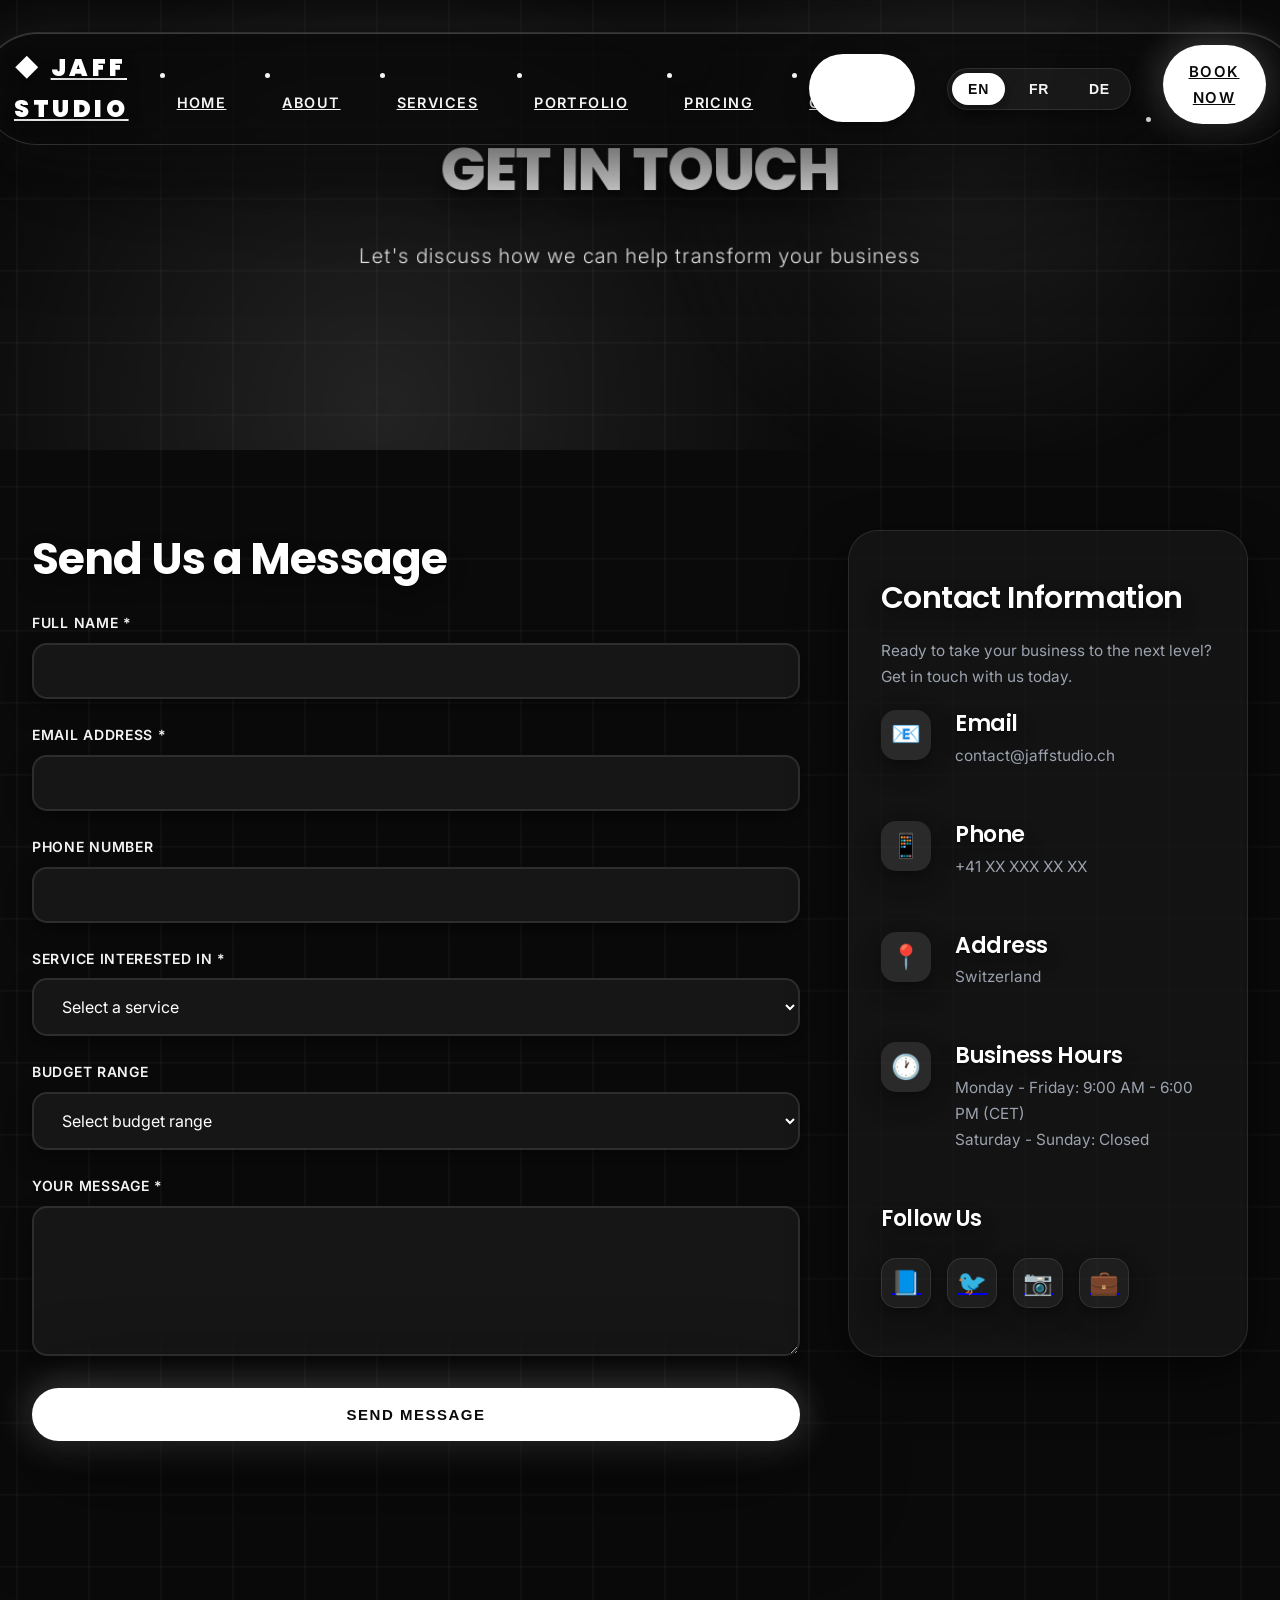
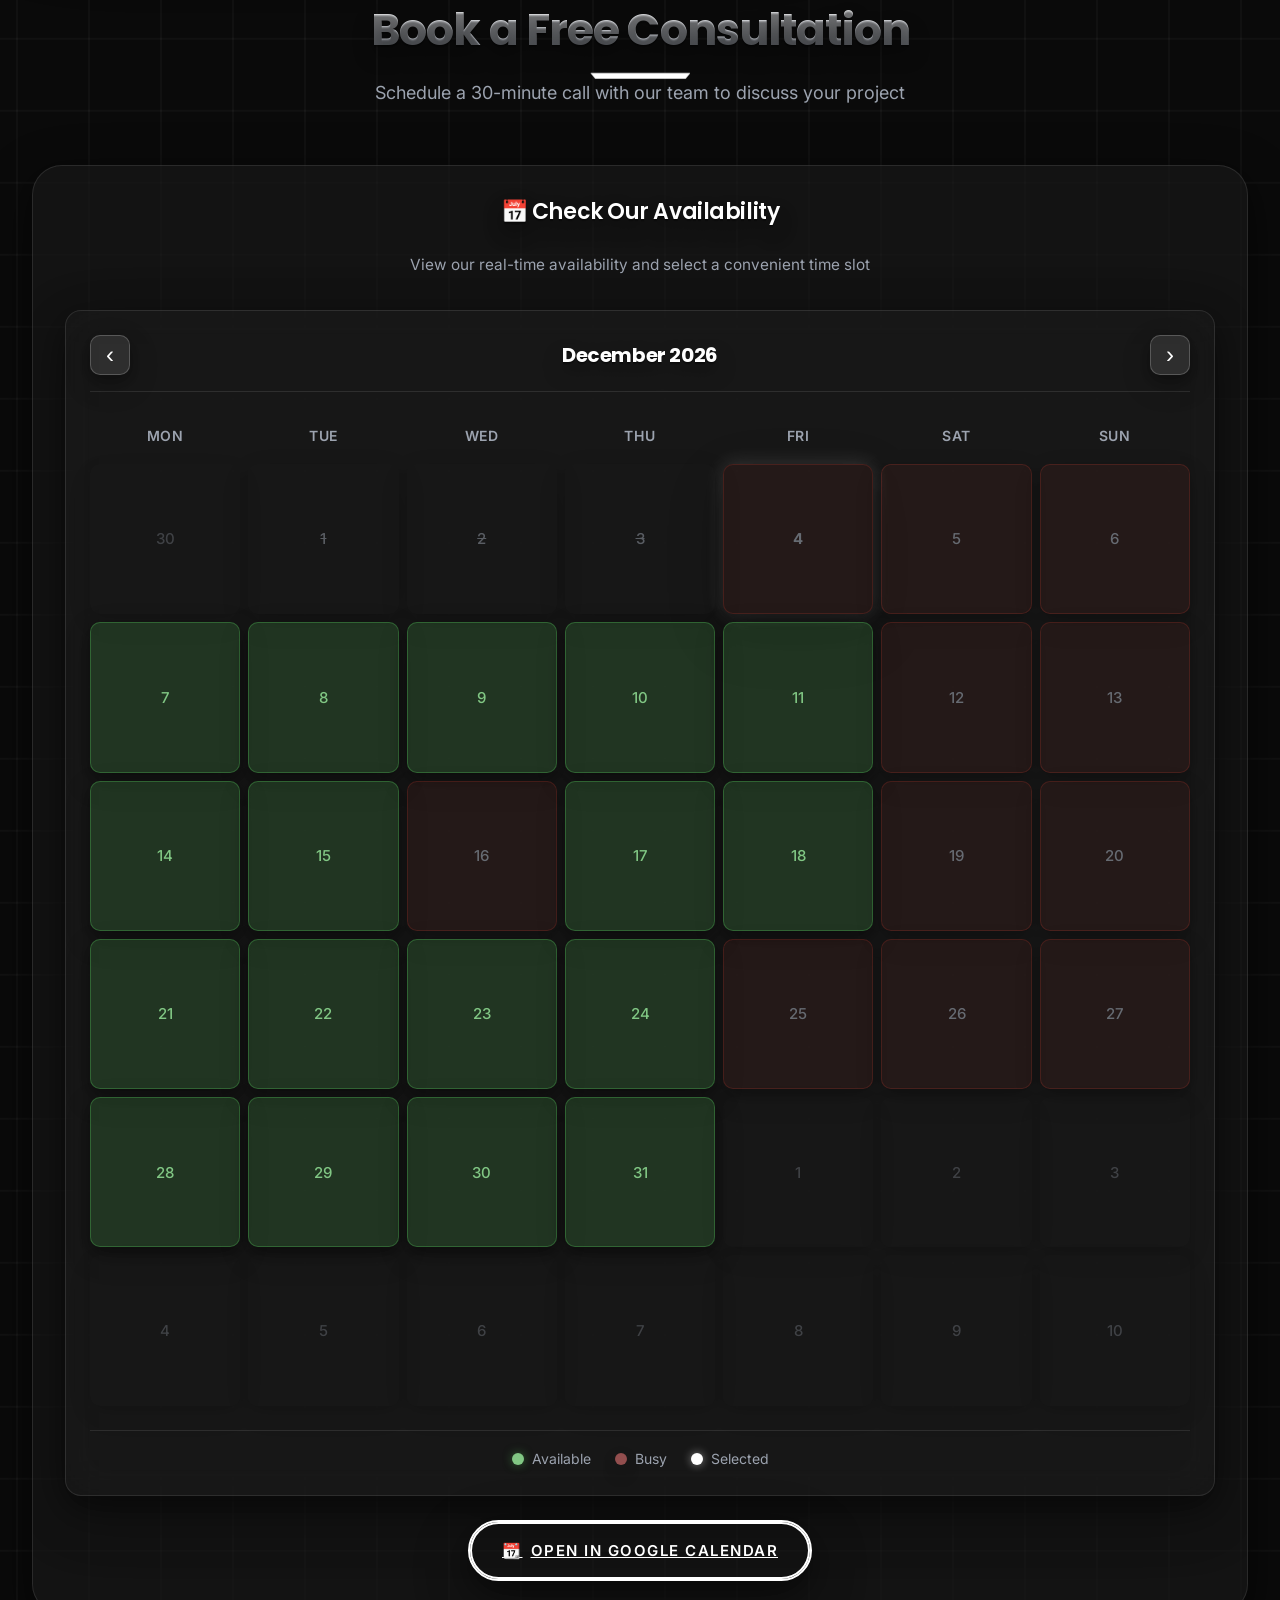
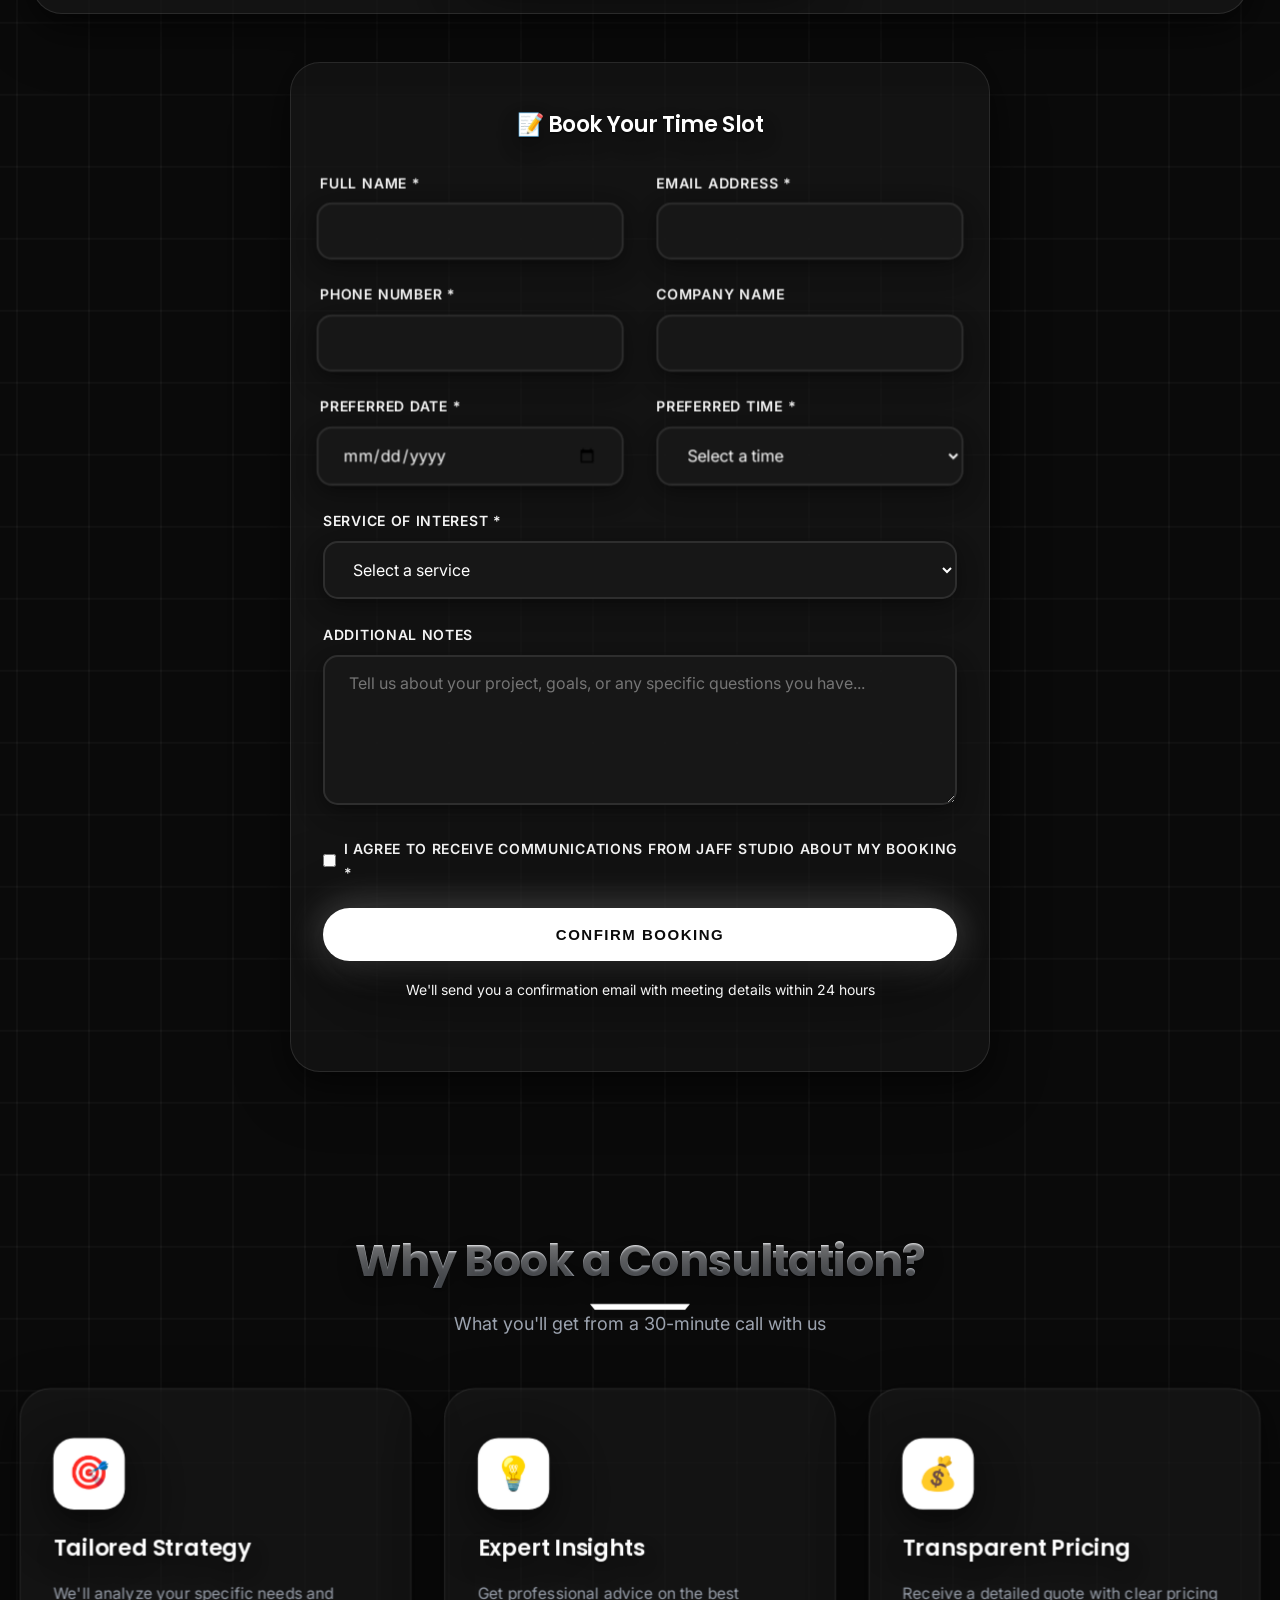
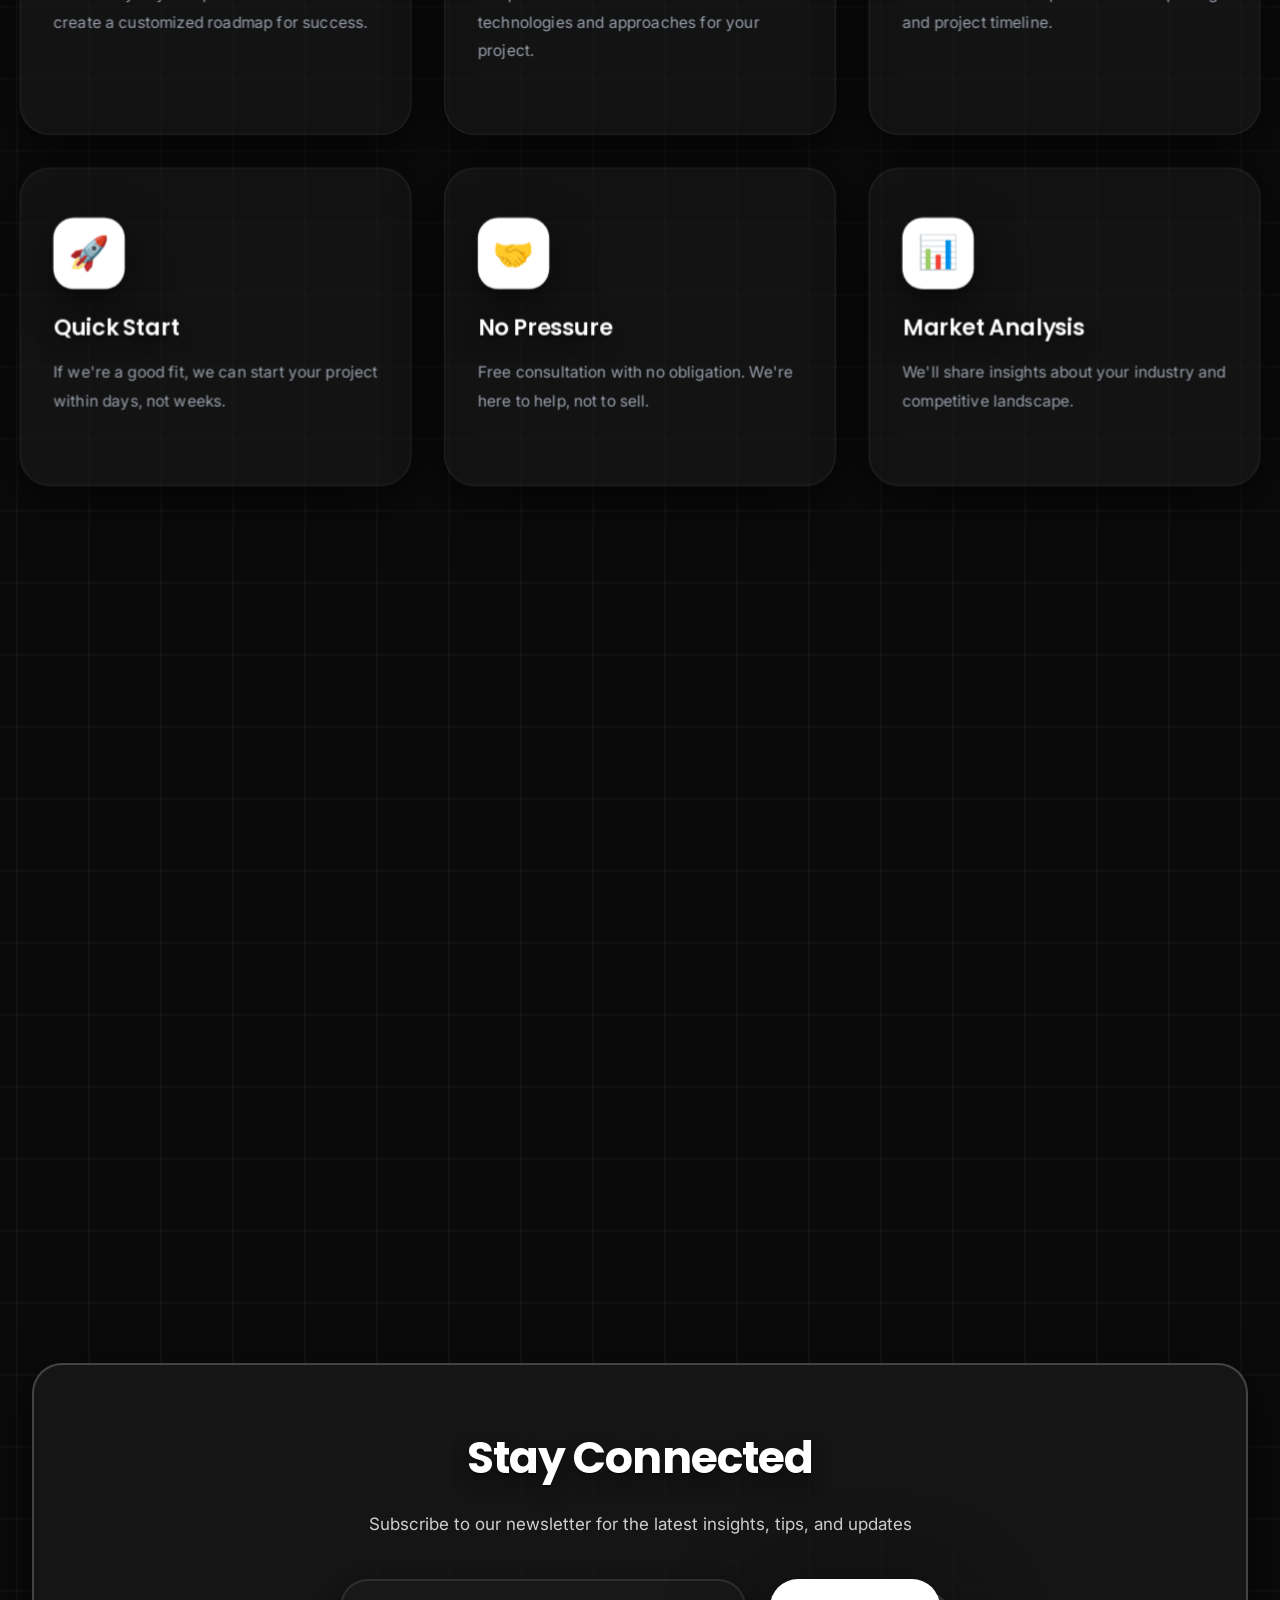
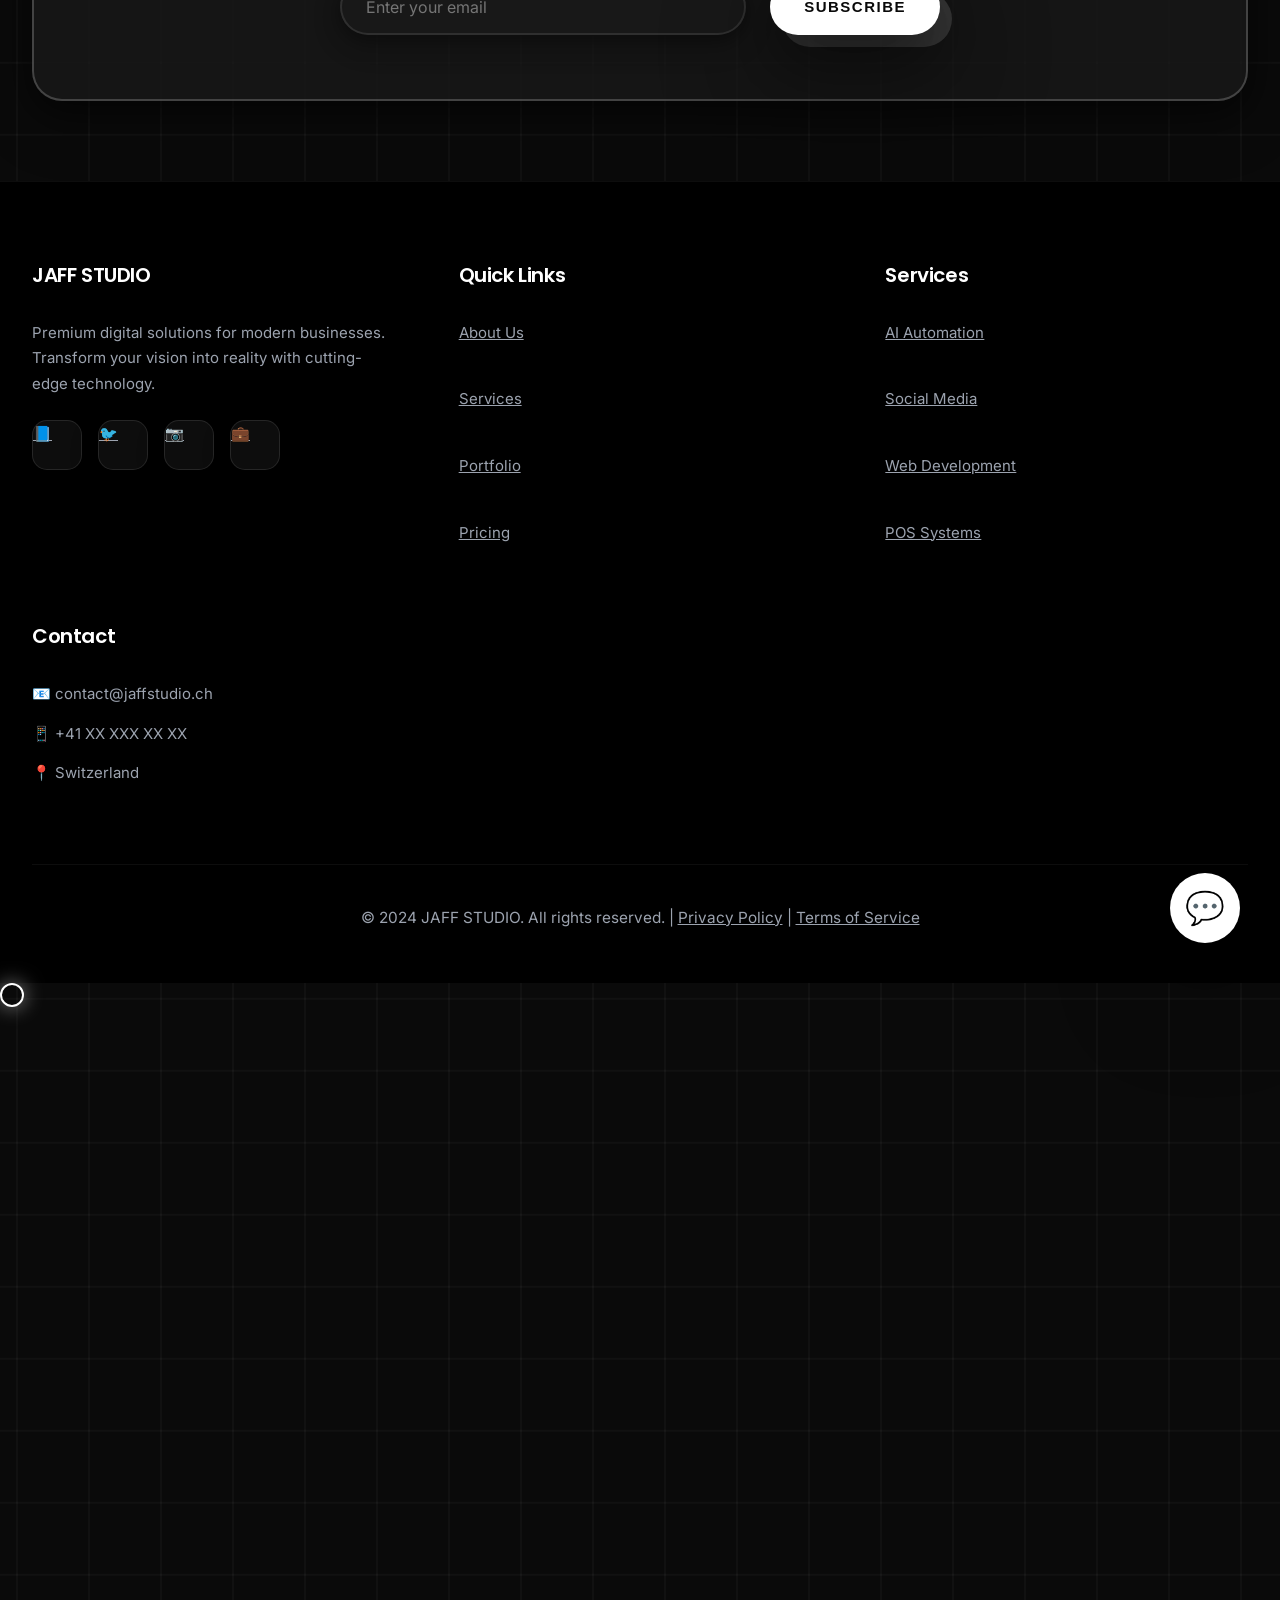
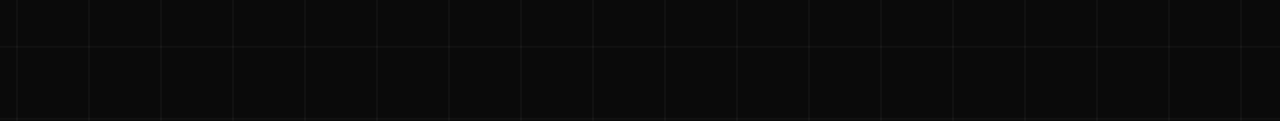
<file: contact.html>
<!DOCTYPE html>
<html lang="en">
<head>
  <meta charset="UTF-8">
  <meta name="viewport" content="width=device-width, initial-scale=1.0">
  <meta name="description" content="Contact JAFF STUDIO - Schedule a consultation, request a quote, or get in touch with our team. We're here to help transform your business.">
  <meta name="keywords" content="Contact, Schedule Consultation, Get Quote, JAFF STUDIO Contact">

  <title>Contact Us - JAFF STUDIO | Get In Touch Today</title>

  <link rel="icon" type="image/svg+xml" href="data:image/svg+xml,<svg xmlns='http://www.w3.org/2000/svg' viewBox='0 0 100 100'><text y='.9em' font-size='90'>🚀</text></svg>">

  <link rel="preconnect" href="https://fonts.googleapis.com">
  <link rel="preconnect" href="https://fonts.gstatic.com" crossorigin>
  <link href="https://fonts.googleapis.com/css2?family=Inter:wght@400;500;600;700;800&family=Poppins:wght@600;700;800&display=swap" rel="stylesheet">

  <link rel="stylesheet" href="css/main.css">
</head>
<body>

  <!-- Navigation -->
  <nav class="navbar">
    <div class="nav-container">
      <a href="index.html" class="logo">JAFF STUDIO</a>

      <ul class="nav-menu">
        <li><a href="index.html" class="nav-link" data-translate="nav_home">Home</a></li>
        <li><a href="about.html" class="nav-link" data-translate="nav_about">About</a></li>
        <li><a href="services.html" class="nav-link" data-translate="nav_services">Services</a></li>
        <li><a href="portfolio.html" class="nav-link" data-translate="nav_portfolio">Portfolio</a></li>
        <li><a href="pricing.html" class="nav-link" data-translate="nav_pricing">Pricing</a></li>
        <li><a href="contact.html" class="nav-link" data-translate="nav_contact">Contact</a></li>
        <li class="language-switcher">
          <button class="lang-btn active" data-lang="en">EN</button>
          <button class="lang-btn" data-lang="fr">FR</button>
          <button class="lang-btn" data-lang="de">DE</button>
        </li>
        <li><a href="contact.html#booking" class="btn btn-primary" style="padding: 0.75rem 1.5rem;" data-translate="nav_book_now">Book Now</a></li>
      </ul>

      <div class="nav-toggle">
        <span></span>
        <span></span>
        <span></span>
      </div>
    </div>
  </nav>

  <!-- Hero Section -->
  <section class="hero" style="min-height: 50vh;">
    <div class="hero-content">
      <h1>Get In Touch</h1>
      <p class="hero-subtitle">
        Let's discuss how we can help transform your business
      </p>
    </div>
  </section>

  <!-- Contact Section -->
  <section class="section">
    <div class="container">
      <div class="contact-grid">

        <!-- Contact Form -->
        <div class="animate-on-scroll">
          <h2 style="margin-bottom: 1.5rem;">Send Us a Message</h2>
          <form id="contact-form">
            <div class="form-group">
              <label for="name">Full Name *</label>
              <input type="text" id="name" name="name" class="form-control" required>
            </div>

            <div class="form-group">
              <label for="email">Email Address *</label>
              <input type="email" id="email" name="email" class="form-control" required>
            </div>

            <div class="form-group">
              <label for="phone">Phone Number</label>
              <input type="tel" id="phone" name="phone" class="form-control">
            </div>

            <div class="form-group">
              <label for="service">Service Interested In *</label>
              <select id="service" name="service" class="form-control" required style="appearance: auto;">
                <option value="">Select a service</option>
                <option value="ai-automation">AI Automation</option>
                <option value="social-media">Social Media Management</option>
                <option value="web-development">Web Development</option>
                <option value="pos-systems">POS Systems</option>
                <option value="package-starter">Starter Package</option>
                <option value="package-professional">Professional Package</option>
                <option value="package-enterprise">Enterprise Package</option>
                <option value="custom">Custom Solution</option>
              </select>
            </div>

            <div class="form-group">
              <label for="budget">Budget Range</label>
              <select id="budget" name="budget" class="form-control" style="appearance: auto;">
                <option value="">Select budget range</option>
                <option value="under-5k">Under $5,000</option>
                <option value="5k-10k">$5,000 - $10,000</option>
                <option value="10k-20k">$10,000 - $20,000</option>
                <option value="20k-plus">$20,000+</option>
              </select>
            </div>

            <div class="form-group">
              <label for="message">Your Message *</label>
              <textarea id="message" name="message" class="form-control" required></textarea>
            </div>

            <button type="submit" class="btn btn-primary" style="width: 100%;">Send Message</button>
          </form>
        </div>

        <!-- Contact Information -->
        <div class="contact-info animate-on-scroll">
          <h3>Contact Information</h3>
          <p>Ready to take your business to the next level? Get in touch with us today.</p>

          <div class="contact-item">
            <div class="contact-icon">📧</div>
            <div>
              <h4 style="color: white; margin-bottom: 0.25rem;">Email</h4>
              <p>contact@jaffstudio.ch</p>
            </div>
          </div>

          <div class="contact-item">
            <div class="contact-icon">📱</div>
            <div>
              <h4 style="color: white; margin-bottom: 0.25rem;">Phone</h4>
              <p>+41 XX XXX XX XX</p>
            </div>
          </div>

          <div class="contact-item">
            <div class="contact-icon">📍</div>
            <div>
              <h4 style="color: white; margin-bottom: 0.25rem;">Address</h4>
              <p>Switzerland</p>
            </div>
          </div>

          <div class="contact-item">
            <div class="contact-icon">🕐</div>
            <div>
              <h4 style="color: white; margin-bottom: 0.25rem;">Business Hours</h4>
              <p>Monday - Friday: 9:00 AM - 6:00 PM (CET)<br>Saturday - Sunday: Closed</p>
            </div>
          </div>

          <div style="margin-top: 2rem;">
            <h4 style="color: white; margin-bottom: 1rem;">Follow Us</h4>
            <div class="social-links">
              <a href="https://facebook.com/jaffstudio" class="social-link" aria-label="Facebook">📘</a>
              <a href="https://twitter.com/jaffstudio" class="social-link" aria-label="Twitter">🐦</a>
              <a href="https://instagram.com/jaffstudio" class="social-link" aria-label="Instagram">📷</a>
              <a href="https://linkedin.com/company/jaffstudio" class="social-link" aria-label="LinkedIn">💼</a>
            </div>
          </div>
        </div>

      </div>
    </div>
  </section>

  <!-- Booking Section -->
  <section id="booking" class="section" style="background: var(--bg-light);">
    <div class="container">
      <div class="section-title animate-on-scroll">
        <h2>Book a Free Consultation</h2>
        <p>Schedule a 30-minute call with our team to discuss your project</p>
      </div>

      <!-- Google Calendar Integration -->
      <div class="calendar-container animate-on-scroll" style="margin-bottom: 3rem;">
        <div class="card" style="padding: 2rem;">
          <h3 style="text-align: center; margin-bottom: 1.5rem; color: white;">📅 Check Our Availability</h3>
          <p style="text-align: center; margin-bottom: 2rem; color: var(--medium-gray);">View our real-time availability and select a convenient time slot</p>

          <!--
            GOOGLE CALENDAR SETUP INSTRUCTIONS:

            1. Go to Google Calendar (calendar.google.com)
            2. Create a dedicated calendar for bookings (Settings > Add Calendar)
            3. Go to calendar settings > "Integrate calendar"
            4. Copy the "Embed code" or "Public URL to this calendar"
            5. Replace the src URL below with your Google Calendar embed code

            Example embed code format:
            <iframe src="https://calendar.google.com/calendar/embed?src=YOUR_CALENDAR_ID"
                    style="border: 0" width="100%" height="600" frameborder="0" scrolling="no"></iframe>

            For appointment booking, consider using Google Calendar Appointment Slots or Calendly integration
          -->

          <div class="google-calendar-embed">
            <!-- Replace this placeholder with your actual Google Calendar embed code -->
            <div class="calendar-placeholder">
              <div class="calendar-grid" id="calendar-widget"></div>
            </div>

            <!-- Alternative: Use iframe for Google Calendar (uncomment and add your calendar URL) -->
            <!--
            <iframe src="https://calendar.google.com/calendar/embed?src=YOUR_CALENDAR_ID&ctz=Europe/Zurich"
                    style="border: 0; border-radius: 12px;"
                    width="100%"
                    height="600"
                    frameborder="0"
                    scrolling="no">
            </iframe>
            -->
          </div>

          <div style="text-align: center; margin-top: 1.5rem;">
            <a href="https://calendar.google.com/" target="_blank" class="btn btn-secondary" style="display: inline-flex; align-items: center; gap: 0.5rem;">
              <span>📆</span>
              <span>Open in Google Calendar</span>
            </a>
          </div>
        </div>
      </div>

      <div style="max-width: 700px; margin: 0 auto;">
        <div class="card animate-on-scroll">
          <h3 style="text-align: center; margin-bottom: 2rem; color: white;">📝 Book Your Time Slot</h3>
          <form id="booking-form">
            <div class="grid grid-2">
              <div class="form-group">
                <label for="booking-name">Full Name *</label>
                <input type="text" id="booking-name" name="name" class="form-control" required>
              </div>

              <div class="form-group">
                <label for="booking-email">Email Address *</label>
                <input type="email" id="booking-email" name="email" class="form-control" required>
              </div>
            </div>

            <div class="grid grid-2">
              <div class="form-group">
                <label for="booking-phone">Phone Number *</label>
                <input type="tel" id="booking-phone" name="phone" class="form-control" required>
              </div>

              <div class="form-group">
                <label for="booking-company">Company Name</label>
                <input type="text" id="booking-company" name="company" class="form-control">
              </div>
            </div>

            <div class="grid grid-2">
              <div class="form-group">
                <label for="booking-date">Preferred Date *</label>
                <input type="date" id="booking-date" name="date" class="form-control" required min="2024-01-01">
              </div>

              <div class="form-group">
                <label for="booking-time">Preferred Time *</label>
                <select id="booking-time" name="time" class="form-control" required style="appearance: auto;">
                  <option value="">Select a time</option>
                  <option value="09:00">9:00 AM</option>
                  <option value="10:00">10:00 AM</option>
                  <option value="11:00">11:00 AM</option>
                  <option value="12:00">12:00 PM</option>
                  <option value="13:00">1:00 PM</option>
                  <option value="14:00">2:00 PM</option>
                  <option value="15:00">3:00 PM</option>
                  <option value="16:00">4:00 PM</option>
                  <option value="17:00">5:00 PM</option>
                </select>
              </div>
            </div>

            <div class="form-group">
              <label for="booking-service">Service of Interest *</label>
              <select id="booking-service" name="service" class="form-control" required style="appearance: auto;">
                <option value="">Select a service</option>
                <option value="ai-automation">AI Automation</option>
                <option value="social-media">Social Media Management</option>
                <option value="web-development">Web Development</option>
                <option value="pos-systems">POS Systems</option>
                <option value="package-starter">Starter Package ($3,997)</option>
                <option value="package-professional">Professional Package ($7,997)</option>
                <option value="package-enterprise">Enterprise Package ($14,997)</option>
                <option value="consultation">General Consultation</option>
              </select>
            </div>

            <div class="form-group">
              <label for="booking-notes">Additional Notes</label>
              <textarea id="booking-notes" name="notes" class="form-control" rows="4" placeholder="Tell us about your project, goals, or any specific questions you have..."></textarea>
            </div>

            <div class="form-group">
              <label style="display: flex; align-items: center; gap: 0.5rem; cursor: pointer;">
                <input type="checkbox" required style="width: auto;">
                <span>I agree to receive communications from JAFF STUDIO about my booking *</span>
              </label>
            </div>

            <button type="submit" class="btn btn-primary" style="width: 100%;">Confirm Booking</button>

            <p style="text-align: center; margin-top: 1rem; color: var(--text-gray); font-size: 0.875rem;">
              We'll send you a confirmation email with meeting details within 24 hours
            </p>
          </form>
        </div>
      </div>
    </div>
  </section>

  <!-- Why Book Section -->
  <section class="section">
    <div class="container">
      <div class="section-title animate-on-scroll">
        <h2>Why Book a Consultation?</h2>
        <p>What you'll get from a 30-minute call with us</p>
      </div>

      <div class="grid grid-3">
        <div class="card animate-on-scroll">
          <div class="card-icon">🎯</div>
          <h3>Tailored Strategy</h3>
          <p>We'll analyze your specific needs and create a customized roadmap for success.</p>
        </div>

        <div class="card animate-on-scroll">
          <div class="card-icon">💡</div>
          <h3>Expert Insights</h3>
          <p>Get professional advice on the best technologies and approaches for your project.</p>
        </div>

        <div class="card animate-on-scroll">
          <div class="card-icon">💰</div>
          <h3>Transparent Pricing</h3>
          <p>Receive a detailed quote with clear pricing and project timeline.</p>
        </div>

        <div class="card animate-on-scroll">
          <div class="card-icon">🚀</div>
          <h3>Quick Start</h3>
          <p>If we're a good fit, we can start your project within days, not weeks.</p>
        </div>

        <div class="card animate-on-scroll">
          <div class="card-icon">🤝</div>
          <h3>No Pressure</h3>
          <p>Free consultation with no obligation. We're here to help, not to sell.</p>
        </div>

        <div class="card animate-on-scroll">
          <div class="card-icon">📊</div>
          <h3>Market Analysis</h3>
          <p>We'll share insights about your industry and competitive landscape.</p>
        </div>
      </div>
    </div>
  </section>

  <!-- Map Section (Google Maps) -->
  <section class="section" style="background: var(--bg-light);">
    <div class="container">
      <div class="section-title animate-on-scroll">
        <h2>Visit Our Office</h2>
        <p>Stop by for a coffee and let's discuss your project in person</p>
      </div>

      <div class="animate-on-scroll">
        <!--
          GOOGLE MAPS INTEGRATION INSTRUCTIONS:

          1. Go to Google Maps (maps.google.com)
          2. Search for your office location in Switzerland
          3. Click "Share" > "Embed a map"
          4. Copy the iframe code
          5. Replace the placeholder iframe below with your embed code

          Example:
          <iframe src="https://www.google.com/maps/embed?pb=YOUR_EMBED_CODE"
                  width="100%" height="400" style="border:0; border-radius: 12px;"
                  allowfullscreen="" loading="lazy"
                  referrerpolicy="no-referrer-when-downgrade"></iframe>
        -->

        <!-- Placeholder Map -->
        <div style="background: rgba(26, 26, 26, 0.6); backdrop-filter: blur(30px); border-radius: 12px; height: 400px; display: flex; align-items: center; justify-content: center; color: var(--text-gray); border: 1px solid rgba(255, 255, 255, 0.1);">
          <div style="text-align: center;">
            <p style="font-size: 3rem; margin-bottom: 1rem;">🇨🇭</p>
            <p style="font-size: 1.25rem; margin-bottom: 0.5rem; color: white;">📍 Our Location</p>
            <p style="color: var(--medium-gray);">Switzerland</p>
            <p style="margin-top: 1.5rem; font-size: 0.875rem; color: var(--medium-gray);">
              Add your Google Maps embed code above<br>
              to show your exact location in Switzerland
            </p>
            <a href="https://www.google.com/maps/search/Switzerland" target="_blank" class="btn btn-secondary" style="margin-top: 1.5rem;">
              View on Google Maps
            </a>
          </div>
        </div>
      </div>
    </div>
  </section>

  <!-- Newsletter -->
  <section class="section">
    <div class="container">
      <div class="newsletter animate-on-scroll">
        <h2>Stay Connected</h2>
        <p>Subscribe to our newsletter for the latest insights, tips, and updates</p>
        <form class="newsletter-form">
          <input type="email" placeholder="Enter your email" required>
          <button type="submit" class="btn btn-gold">Subscribe</button>
        </form>
      </div>
    </div>
  </section>

  <!-- Footer -->
  <footer class="footer">
    <div class="container">
      <div class="footer-content">
        <div class="footer-section">
          <h3>JAFF STUDIO</h3>
          <p>Premium digital solutions for modern businesses. Transform your vision into reality with cutting-edge technology.</p>
          <div class="social-links">
            <a href="https://facebook.com/jaffstudio" class="social-link" aria-label="Facebook">📘</a>
            <a href="https://twitter.com/jaffstudio" class="social-link" aria-label="Twitter">🐦</a>
            <a href="https://instagram.com/jaffstudio" class="social-link" aria-label="Instagram">📷</a>
            <a href="https://linkedin.com/company/jaffstudio" class="social-link" aria-label="LinkedIn">💼</a>
          </div>
        </div>

        <div class="footer-section">
          <h3>Quick Links</h3>
          <div>
            <a href="about.html">About Us</a><br>
            <a href="services.html">Services</a><br>
            <a href="portfolio.html">Portfolio</a><br>
            <a href="pricing.html">Pricing</a>
          </div>
        </div>

        <div class="footer-section">
          <h3>Services</h3>
          <div>
            <a href="services.html#ai-automation">AI Automation</a><br>
            <a href="services.html#social-media">Social Media</a><br>
            <a href="services.html#web-development">Web Development</a><br>
            <a href="services.html#pos-systems">POS Systems</a>
          </div>
        </div>

        <div class="footer-section">
          <h3>Contact</h3>
          <p>📧 contact@jaffstudio.ch</p>
          <p>📱 +41 XX XXX XX XX</p>
          <p>📍 Switzerland</p>
        </div>
      </div>

      <div class="footer-bottom">
        <p>&copy; 2024 JAFF STUDIO. All rights reserved. | <a href="#privacy">Privacy Policy</a> | <a href="#terms">Terms of Service</a></p>
      </div>
    </div>
  </footer>

  <!-- Chatbot -->
  <div class="chatbot-toggle">💬</div>
  <div class="chatbot-window">
    <div class="chatbot-header">
      <h4>JAFF STUDIO Support</h4>
      <button class="chatbot-close" style="background: none; border: none; color: white; font-size: 1.5rem; cursor: pointer;">×</button>
    </div>
    <div class="chatbot-messages"></div>
    <div class="chatbot-input">
      <input type="text" placeholder="Type your message...">
      <button>Send</button>
    </div>
  </div>

  <script src="js/translations.js"></script>
  <script src="js/main.js"></script>
  <script>
    // Set minimum date for booking to today
    document.addEventListener('DOMContentLoaded', function() {
      const dateInput = document.getElementById('booking-date');
      if (dateInput) {
        const today = new Date().toISOString().split('T')[0];
        dateInput.setAttribute('min', today);
      }

      // Initialize Calendar Widget
      initializeCalendar();
    });

    // Simple Calendar Widget
    function initializeCalendar() {
      const calendarWidget = document.getElementById('calendar-widget');
      if (!calendarWidget) return;

      const today = new Date();
      const currentMonth = today.getMonth();
      const currentYear = today.getFullYear();

      // Calendar Header
      const monthNames = ["January", "February", "March", "April", "May", "June",
                          "July", "August", "September", "October", "November", "December"];

      const calendarHTML = `
        <div class="calendar-header">
          <button class="calendar-nav" onclick="changeMonth(-1)">‹</button>
          <h4 class="calendar-month">${monthNames[currentMonth]} ${currentYear}</h4>
          <button class="calendar-nav" onclick="changeMonth(1)">›</button>
        </div>
        <div class="calendar-days">
          <div class="calendar-day-header">Mon</div>
          <div class="calendar-day-header">Tue</div>
          <div class="calendar-day-header">Wed</div>
          <div class="calendar-day-header">Thu</div>
          <div class="calendar-day-header">Fri</div>
          <div class="calendar-day-header">Sat</div>
          <div class="calendar-day-header">Sun</div>
        </div>
        <div class="calendar-dates" id="calendar-dates"></div>
        <div class="calendar-legend">
          <div><span class="legend-dot available"></span> Available</div>
          <div><span class="legend-dot busy"></span> Busy</div>
          <div><span class="legend-dot selected"></span> Selected</div>
        </div>
      `;

      calendarWidget.innerHTML = calendarHTML;
      renderCalendarDates(currentMonth, currentYear);
    }

    let currentCalendarMonth = new Date().getMonth();
    let currentCalendarYear = new Date().getFullYear();

    function changeMonth(delta) {
      currentCalendarMonth += delta;
      if (currentCalendarMonth > 11) {
        currentCalendarMonth = 0;
        currentCalendarYear++;
      } else if (currentCalendarMonth < 0) {
        currentCalendarMonth = 11;
        currentCalendarYear--;
      }

      const monthNames = ["January", "February", "March", "April", "May", "June",
                          "July", "August", "September", "October", "November", "December"];
      document.querySelector('.calendar-month').textContent = `${monthNames[currentCalendarMonth]} ${currentCalendarYear}`;
      renderCalendarDates(currentCalendarMonth, currentCalendarYear);
    }

    function renderCalendarDates(month, year) {
      const datesContainer = document.getElementById('calendar-dates');
      if (!datesContainer) return;

      const firstDay = new Date(year, month, 1);
      const lastDay = new Date(year, month + 1, 0);
      const prevLastDay = new Date(year, month, 0);

      const firstDayIndex = firstDay.getDay() === 0 ? 6 : firstDay.getDay() - 1;
      const lastDateNum = lastDay.getDate();
      const prevLastDateNum = prevLastDay.getDate();

      let datesHTML = '';

      // Previous month dates
      for (let i = firstDayIndex; i > 0; i--) {
        datesHTML += `<div class="calendar-date prev-month">${prevLastDateNum - i + 1}</div>`;
      }

      // Current month dates
      const today = new Date();
      for (let i = 1; i <= lastDateNum; i++) {
        const date = new Date(year, month, i);
        const isPast = date < today.setHours(0,0,0,0);
        const isToday = date.toDateString() === new Date().toDateString();
        const isWeekend = date.getDay() === 0 || date.getDay() === 6;

        // Simulate availability (randomly mark some dates as busy for demo)
        const isBusy = isWeekend || Math.random() > 0.7;
        const availability = isPast ? 'past' : (isBusy ? 'busy' : 'available');

        datesHTML += `
          <div class="calendar-date ${availability} ${isToday ? 'today' : ''}"
               onclick="${!isPast && !isBusy ? `selectDate(${i}, ${month}, ${year})` : ''}"
               ${!isPast && !isBusy ? 'style="cursor: pointer;"' : ''}>
            ${i}
          </div>
        `;
      }

      // Next month dates
      const totalCells = datesHTML.match(/calendar-date/g).length;
      const remainingCells = 42 - totalCells; // 6 rows × 7 days
      for (let i = 1; i <= remainingCells; i++) {
        datesHTML += `<div class="calendar-date next-month">${i}</div>`;
      }

      datesContainer.innerHTML = datesHTML;
    }

    function selectDate(day, month, year) {
      // Remove previous selection
      document.querySelectorAll('.calendar-date').forEach(el => el.classList.remove('selected'));

      // Add selection to clicked date
      event.target.classList.add('selected');

      // Update booking form date input
      const dateInput = document.getElementById('booking-date');
      if (dateInput) {
        const monthStr = String(month + 1).padStart(2, '0');
        const dayStr = String(day).padStart(2, '0');
        dateInput.value = `${year}-${monthStr}-${dayStr}`;
      }

      // Show notification
      if (typeof showNotification === 'function') {
        showNotification(`Selected ${day}/${month + 1}/${year}. Please complete the booking form below.`, 'success');
      }
    }
  </script>
</body>
</html>
</file>
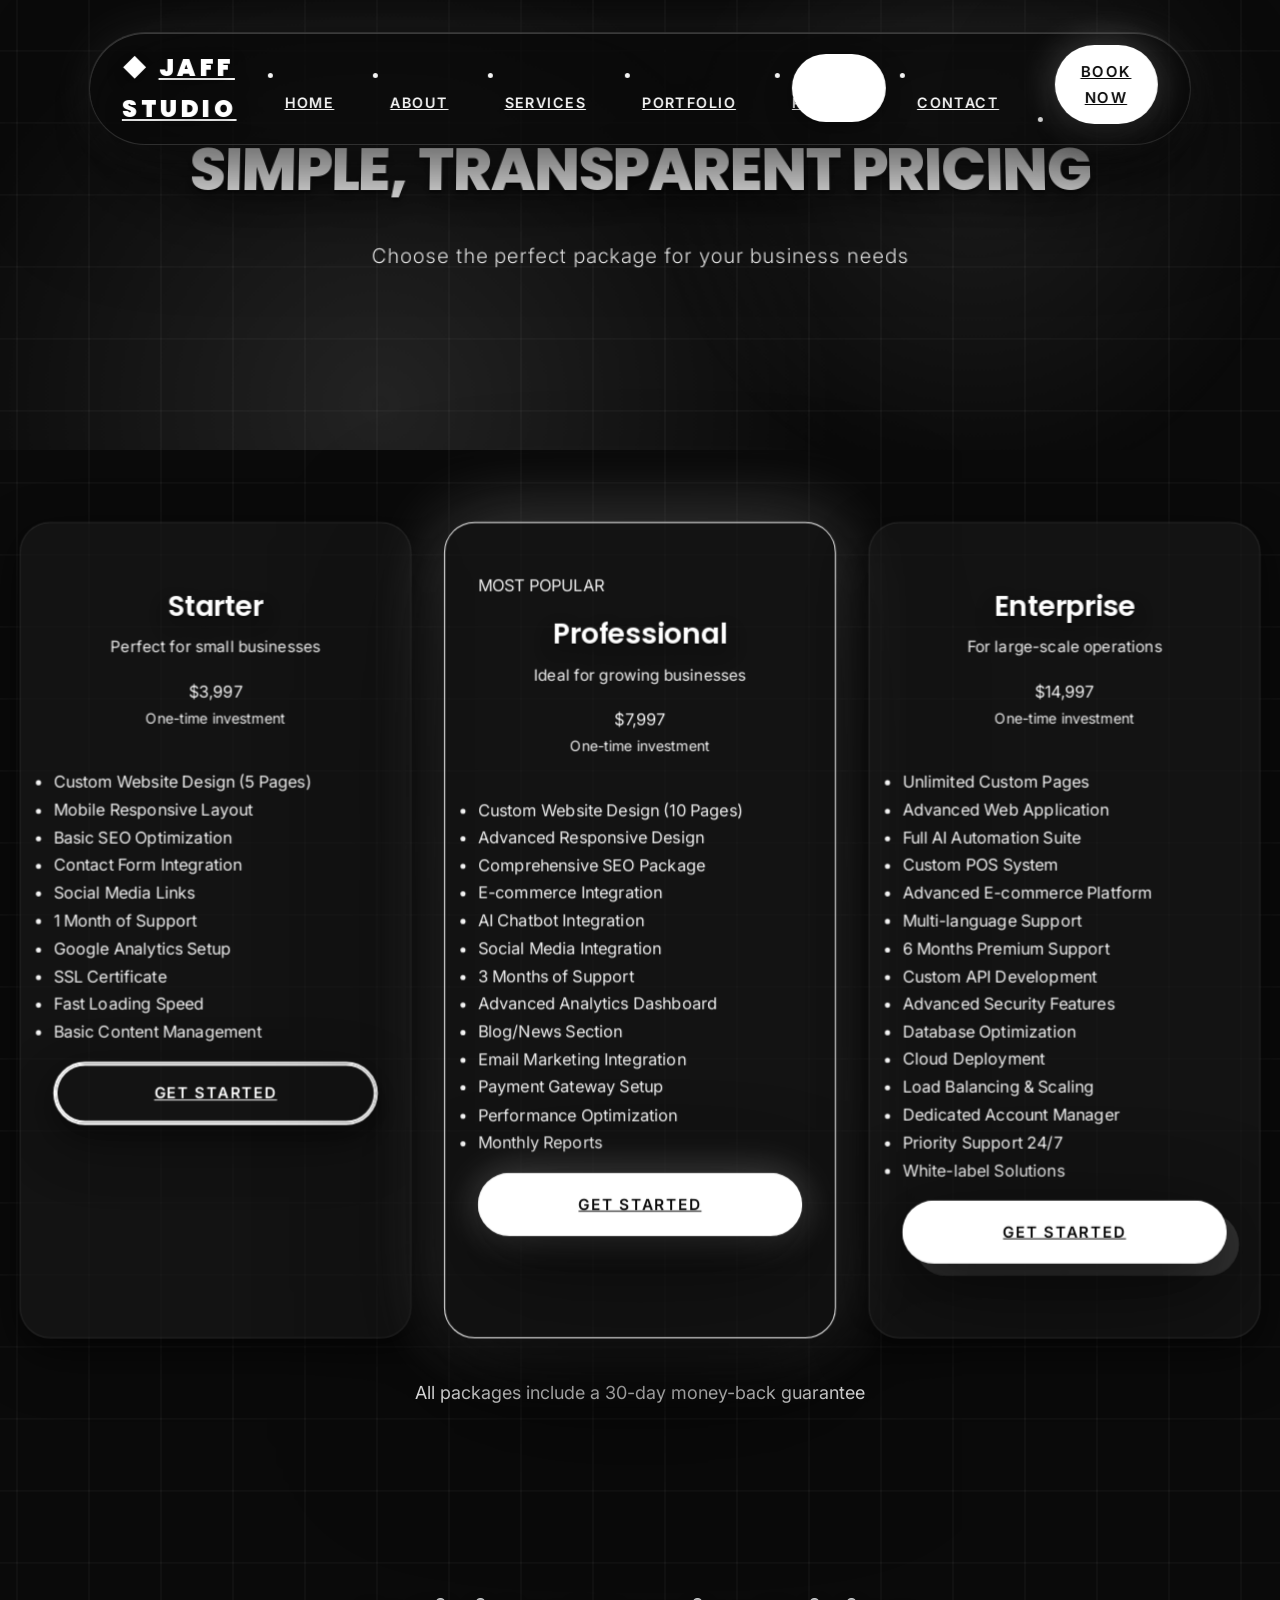
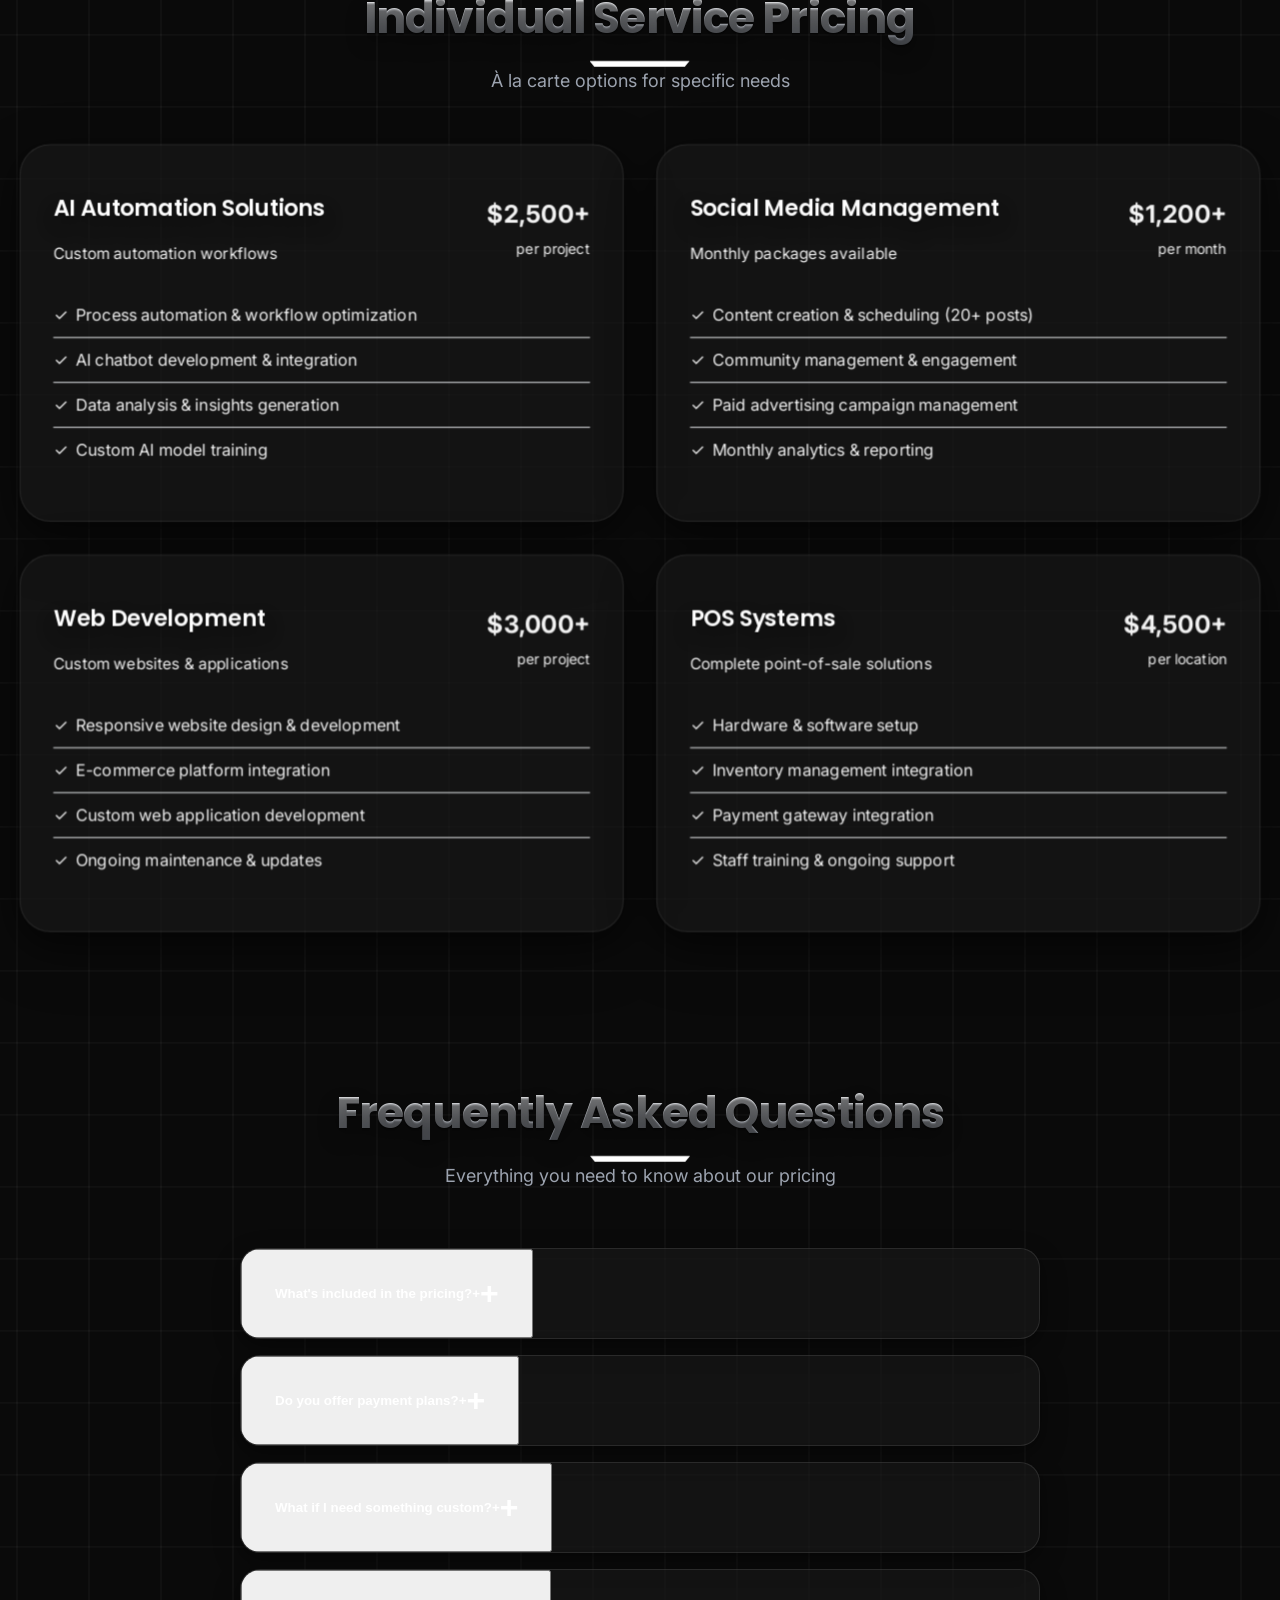
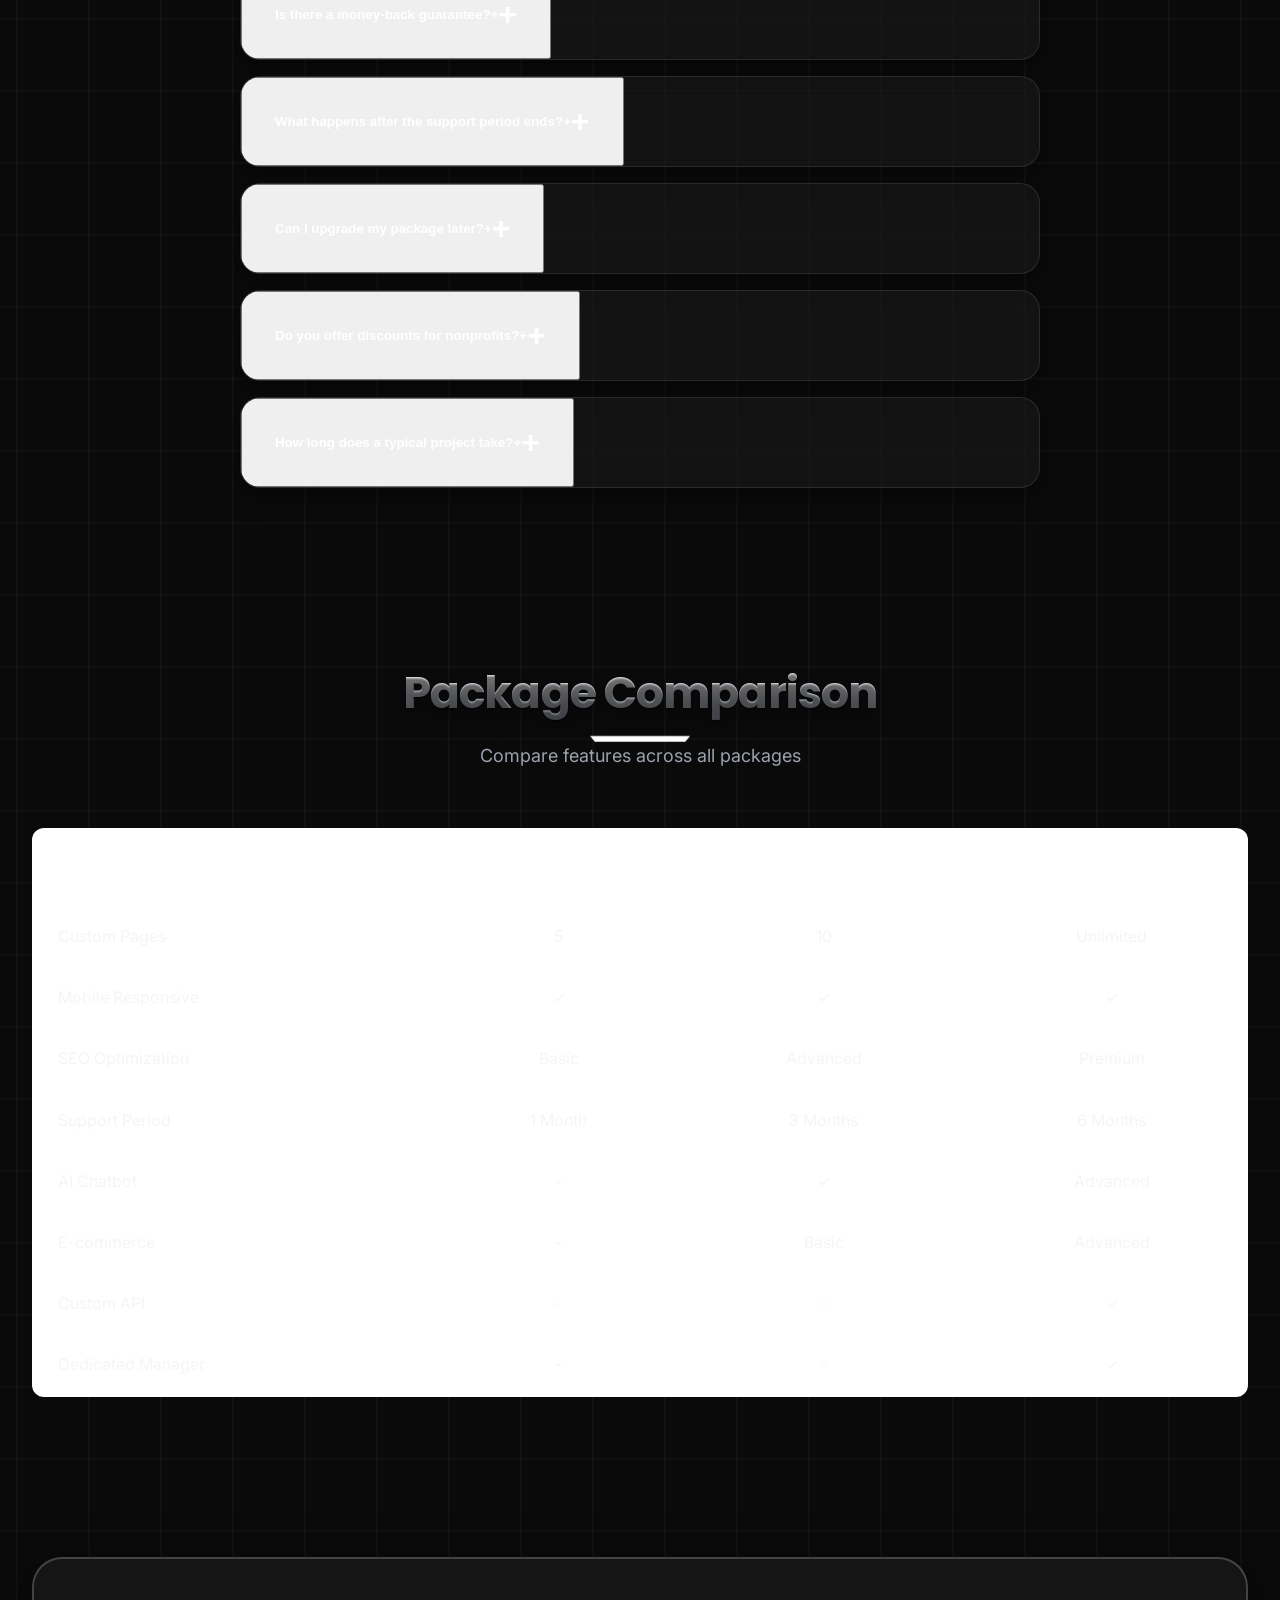
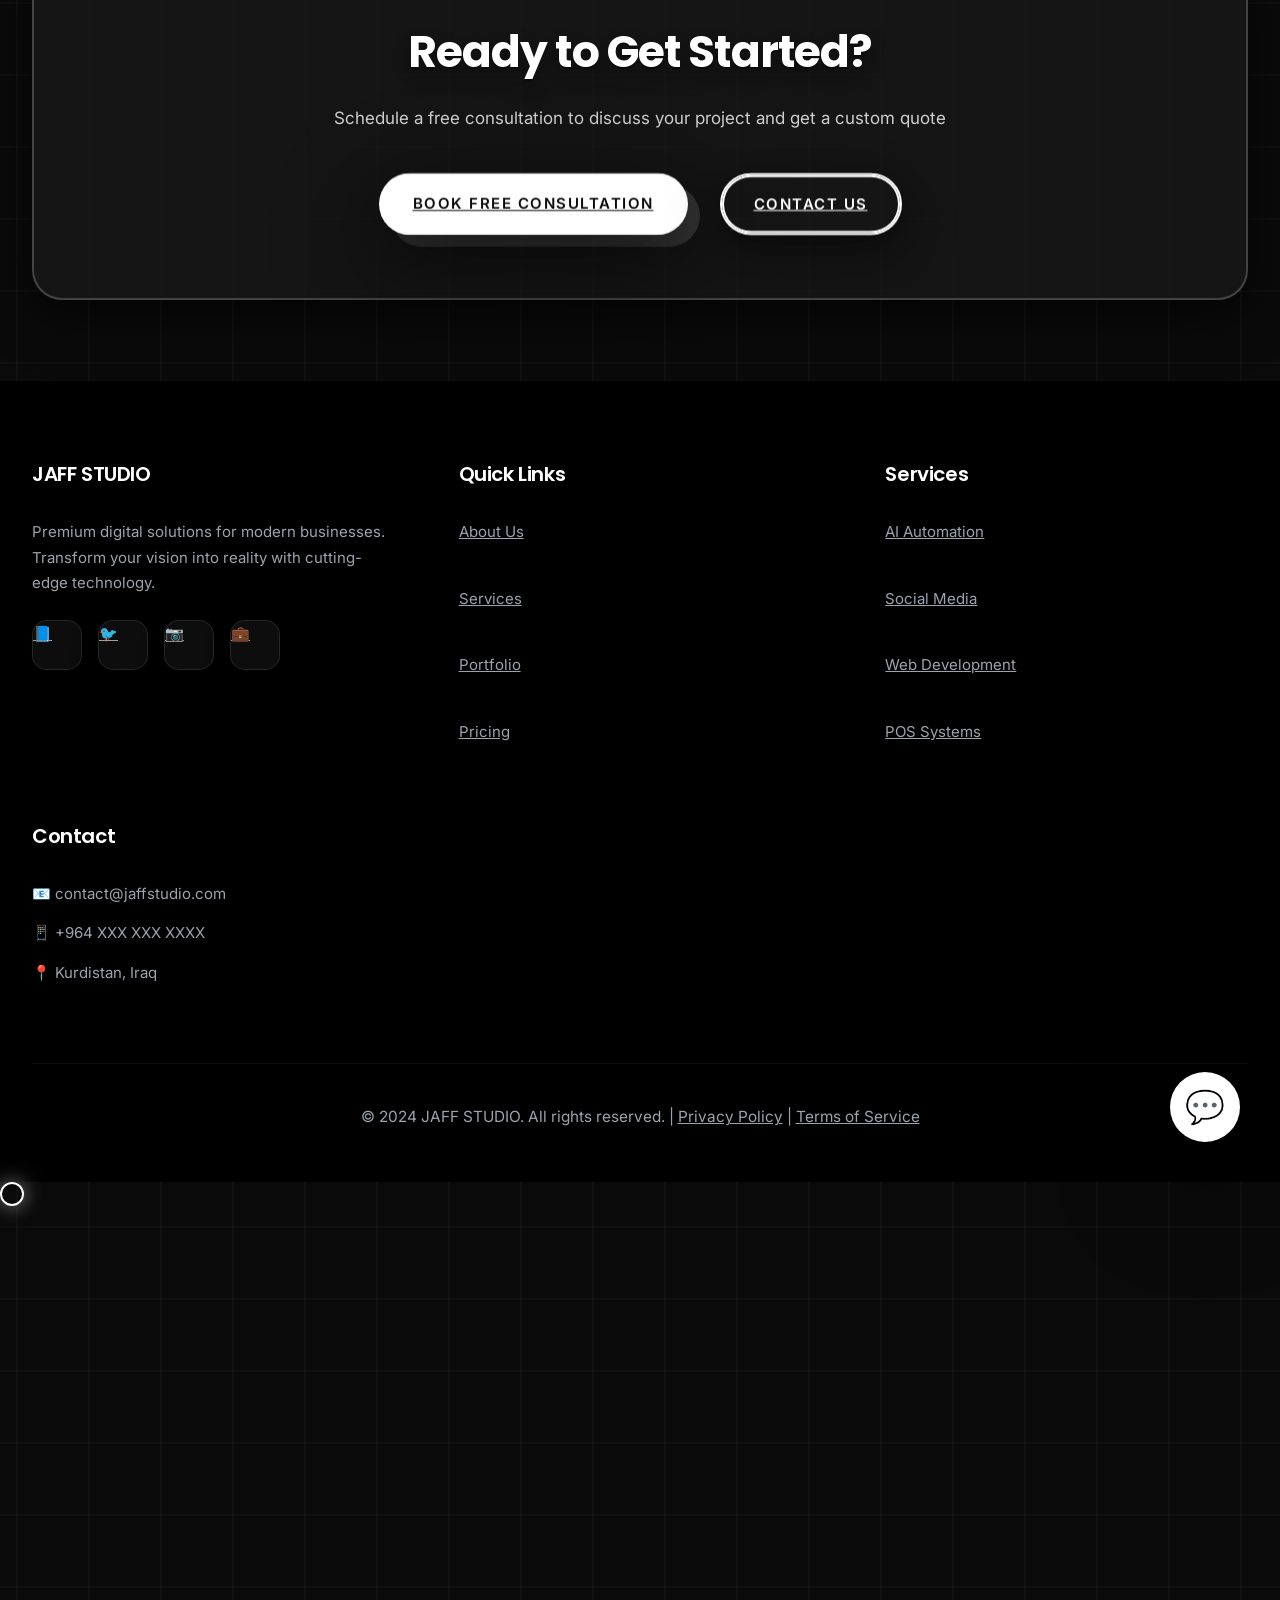
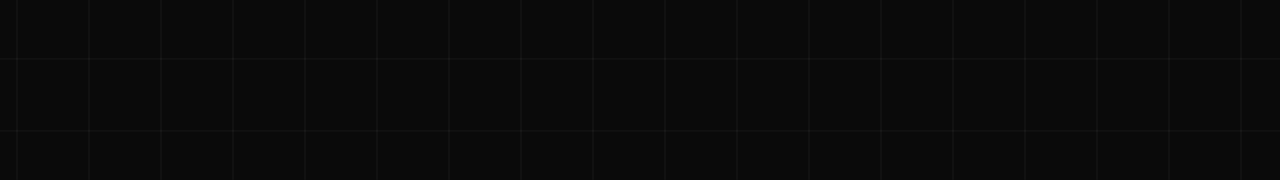
<file: pricing.html>
<!DOCTYPE html>
<html lang="en">
<head>
  <meta charset="UTF-8">
  <meta name="viewport" content="width=device-width, initial-scale=1.0">
  <meta name="description" content="Transparent pricing for JAFF STUDIO's premium digital services. Choose from Starter ($3,997), Professional ($7,997), or Enterprise ($14,997) packages.">
  <meta name="keywords" content="Pricing, Packages, Digital Services Cost, Web Development Price">

  <title>Pricing - JAFF STUDIO | Transparent & Competitive Rates</title>

  <link rel="icon" type="image/svg+xml" href="data:image/svg+xml,<svg xmlns='http://www.w3.org/2000/svg' viewBox='0 0 100 100'><text y='.9em' font-size='90'>🚀</text></svg>">

  <link rel="preconnect" href="https://fonts.googleapis.com">
  <link rel="preconnect" href="https://fonts.gstatic.com" crossorigin>
  <link href="https://fonts.googleapis.com/css2?family=Inter:wght@400;500;600;700;800&family=Poppins:wght@600;700;800&display=swap" rel="stylesheet">

  <link rel="stylesheet" href="css/main.css">
</head>
<body>

  <!-- Navigation -->
  <nav class="navbar">
    <div class="nav-container">
      <a href="index.html" class="logo">JAFF STUDIO</a>

      <ul class="nav-menu">
        <li><a href="index.html" class="nav-link">Home</a></li>
        <li><a href="about.html" class="nav-link">About</a></li>
        <li><a href="services.html" class="nav-link">Services</a></li>
        <li><a href="portfolio.html" class="nav-link">Portfolio</a></li>
        <li><a href="pricing.html" class="nav-link">Pricing</a></li>
        <li><a href="contact.html" class="nav-link">Contact</a></li>
        <li><a href="contact.html#booking" class="btn btn-primary" style="padding: 0.75rem 1.5rem;">Book Now</a></li>
      </ul>

      <div class="nav-toggle">
        <span></span>
        <span></span>
        <span></span>
      </div>
    </div>
  </nav>

  <!-- Hero Section -->
  <section class="hero" style="min-height: 50vh;">
    <div class="hero-content">
      <h1>Simple, Transparent Pricing</h1>
      <p class="hero-subtitle">
        Choose the perfect package for your business needs
      </p>
    </div>
  </section>

  <!-- Pricing Tiers -->
  <section class="section">
    <div class="container">
      <div class="grid grid-3">

        <!-- Starter Package -->
        <div class="card pricing-card animate-on-scroll">
          <div style="text-align: center; padding: 1rem 0;">
            <h3 style="font-size: 1.75rem; margin-bottom: 0.5rem;">Starter</h3>
            <p style="color: var(--text-gray); margin-bottom: 1rem;">Perfect for small businesses</p>
            <div class="price">$3,997</div>
            <p style="color: var(--text-gray); font-size: 0.875rem;">One-time investment</p>
          </div>

          <ul class="price-features">
            <li>Custom Website Design (5 Pages)</li>
            <li>Mobile Responsive Layout</li>
            <li>Basic SEO Optimization</li>
            <li>Contact Form Integration</li>
            <li>Social Media Links</li>
            <li>1 Month of Support</li>
            <li>Google Analytics Setup</li>
            <li>SSL Certificate</li>
            <li>Fast Loading Speed</li>
            <li>Basic Content Management</li>
          </ul>

          <div style="padding: 1rem 0;">
            <a href="contact.html#booking" class="btn btn-secondary" style="width: 100%;">Get Started</a>
          </div>
        </div>

        <!-- Professional Package (Featured) -->
        <div class="card pricing-card featured animate-on-scroll">
          <div class="pricing-badge">MOST POPULAR</div>
          <div style="text-align: center; padding: 1rem 0;">
            <h3 style="font-size: 1.75rem; margin-bottom: 0.5rem;">Professional</h3>
            <p style="color: var(--text-gray); margin-bottom: 1rem;">Ideal for growing businesses</p>
            <div class="price">$7,997</div>
            <p style="color: var(--text-gray); font-size: 0.875rem;">One-time investment</p>
          </div>

          <ul class="price-features">
            <li>Custom Website Design (10 Pages)</li>
            <li>Advanced Responsive Design</li>
            <li>Comprehensive SEO Package</li>
            <li>E-commerce Integration</li>
            <li>AI Chatbot Integration</li>
            <li>Social Media Integration</li>
            <li>3 Months of Support</li>
            <li>Advanced Analytics Dashboard</li>
            <li>Blog/News Section</li>
            <li>Email Marketing Integration</li>
            <li>Payment Gateway Setup</li>
            <li>Performance Optimization</li>
            <li>Monthly Reports</li>
          </ul>

          <div style="padding: 1rem 0;">
            <a href="contact.html#booking" class="btn btn-primary" style="width: 100%;">Get Started</a>
          </div>
        </div>

        <!-- Enterprise Package -->
        <div class="card pricing-card animate-on-scroll">
          <div style="text-align: center; padding: 1rem 0;">
            <h3 style="font-size: 1.75rem; margin-bottom: 0.5rem;">Enterprise</h3>
            <p style="color: var(--text-gray); margin-bottom: 1rem;">For large-scale operations</p>
            <div class="price">$14,997</div>
            <p style="color: var(--text-gray); font-size: 0.875rem;">One-time investment</p>
          </div>

          <ul class="price-features">
            <li>Unlimited Custom Pages</li>
            <li>Advanced Web Application</li>
            <li>Full AI Automation Suite</li>
            <li>Custom POS System</li>
            <li>Advanced E-commerce Platform</li>
            <li>Multi-language Support</li>
            <li>6 Months Premium Support</li>
            <li>Custom API Development</li>
            <li>Advanced Security Features</li>
            <li>Database Optimization</li>
            <li>Cloud Deployment</li>
            <li>Load Balancing & Scaling</li>
            <li>Dedicated Account Manager</li>
            <li>Priority Support 24/7</li>
            <li>White-label Solutions</li>
          </ul>

          <div style="padding: 1rem 0;">
            <a href="contact.html#booking" class="btn btn-gold" style="width: 100%;">Get Started</a>
          </div>
        </div>

      </div>

      <div class="text-center mt-3 animate-on-scroll">
        <p style="font-size: 1.125rem; color: var(--text-gray);">
          All packages include a 30-day money-back guarantee
        </p>
      </div>
    </div>
  </section>

  <!-- Service-Specific Pricing -->
  <section class="section" style="background: var(--bg-light);">
    <div class="container">
      <div class="section-title animate-on-scroll">
        <h2>Individual Service Pricing</h2>
        <p>À la carte options for specific needs</p>
      </div>

      <div class="grid grid-2">

        <div class="card animate-on-scroll">
          <div style="display: flex; justify-content: space-between; align-items: start; margin-bottom: 1.5rem;">
            <div>
              <h3>AI Automation Solutions</h3>
              <p style="color: var(--text-gray); margin: 0;">Custom automation workflows</p>
            </div>
            <div style="text-align: right;">
              <div style="font-size: 1.5rem; font-weight: 700; color: var(--highlight-color);">$2,500+</div>
              <p style="font-size: 0.875rem; color: var(--text-gray); margin: 0;">per project</p>
            </div>
          </div>
          <ul style="list-style: none; padding: 0;">
            <li style="padding: 0.5rem 0; border-bottom: 1px solid #e5e7eb; display: flex; gap: 0.5rem;">
              <span>✓</span> Process automation & workflow optimization
            </li>
            <li style="padding: 0.5rem 0; border-bottom: 1px solid #e5e7eb; display: flex; gap: 0.5rem;">
              <span>✓</span> AI chatbot development & integration
            </li>
            <li style="padding: 0.5rem 0; border-bottom: 1px solid #e5e7eb; display: flex; gap: 0.5rem;">
              <span>✓</span> Data analysis & insights generation
            </li>
            <li style="padding: 0.5rem 0; display: flex; gap: 0.5rem;">
              <span>✓</span> Custom AI model training
            </li>
          </ul>
        </div>

        <div class="card animate-on-scroll">
          <div style="display: flex; justify-content: space-between; align-items: start; margin-bottom: 1.5rem;">
            <div>
              <h3>Social Media Management</h3>
              <p style="color: var(--text-gray); margin: 0;">Monthly packages available</p>
            </div>
            <div style="text-align: right;">
              <div style="font-size: 1.5rem; font-weight: 700; color: var(--highlight-color);">$1,200+</div>
              <p style="font-size: 0.875rem; color: var(--text-gray); margin: 0;">per month</p>
            </div>
          </div>
          <ul style="list-style: none; padding: 0;">
            <li style="padding: 0.5rem 0; border-bottom: 1px solid #e5e7eb; display: flex; gap: 0.5rem;">
              <span>✓</span> Content creation & scheduling (20+ posts)
            </li>
            <li style="padding: 0.5rem 0; border-bottom: 1px solid #e5e7eb; display: flex; gap: 0.5rem;">
              <span>✓</span> Community management & engagement
            </li>
            <li style="padding: 0.5rem 0; border-bottom: 1px solid #e5e7eb; display: flex; gap: 0.5rem;">
              <span>✓</span> Paid advertising campaign management
            </li>
            <li style="padding: 0.5rem 0; display: flex; gap: 0.5rem;">
              <span>✓</span> Monthly analytics & reporting
            </li>
          </ul>
        </div>

        <div class="card animate-on-scroll">
          <div style="display: flex; justify-content: space-between; align-items: start; margin-bottom: 1.5rem;">
            <div>
              <h3>Web Development</h3>
              <p style="color: var(--text-gray); margin: 0;">Custom websites & applications</p>
            </div>
            <div style="text-align: right;">
              <div style="font-size: 1.5rem; font-weight: 700; color: var(--highlight-color);">$3,000+</div>
              <p style="font-size: 0.875rem; color: var(--text-gray); margin: 0;">per project</p>
            </div>
          </div>
          <ul style="list-style: none; padding: 0;">
            <li style="padding: 0.5rem 0; border-bottom: 1px solid #e5e7eb; display: flex; gap: 0.5rem;">
              <span>✓</span> Responsive website design & development
            </li>
            <li style="padding: 0.5rem 0; border-bottom: 1px solid #e5e7eb; display: flex; gap: 0.5rem;">
              <span>✓</span> E-commerce platform integration
            </li>
            <li style="padding: 0.5rem 0; border-bottom: 1px solid #e5e7eb; display: flex; gap: 0.5rem;">
              <span>✓</span> Custom web application development
            </li>
            <li style="padding: 0.5rem 0; display: flex; gap: 0.5rem;">
              <span>✓</span> Ongoing maintenance & updates
            </li>
          </ul>
        </div>

        <div class="card animate-on-scroll">
          <div style="display: flex; justify-content: space-between; align-items: start; margin-bottom: 1.5rem;">
            <div>
              <h3>POS Systems</h3>
              <p style="color: var(--text-gray); margin: 0;">Complete point-of-sale solutions</p>
            </div>
            <div style="text-align: right;">
              <div style="font-size: 1.5rem; font-weight: 700; color: var(--highlight-color);">$4,500+</div>
              <p style="font-size: 0.875rem; color: var(--text-gray); margin: 0;">per location</p>
            </div>
          </div>
          <ul style="list-style: none; padding: 0;">
            <li style="padding: 0.5rem 0; border-bottom: 1px solid #e5e7eb; display: flex; gap: 0.5rem;">
              <span>✓</span> Hardware & software setup
            </li>
            <li style="padding: 0.5rem 0; border-bottom: 1px solid #e5e7eb; display: flex; gap: 0.5rem;">
              <span>✓</span> Inventory management integration
            </li>
            <li style="padding: 0.5rem 0; border-bottom: 1px solid #e5e7eb; display: flex; gap: 0.5rem;">
              <span>✓</span> Payment gateway integration
            </li>
            <li style="padding: 0.5rem 0; display: flex; gap: 0.5rem;">
              <span>✓</span> Staff training & ongoing support
            </li>
          </ul>
        </div>

      </div>
    </div>
  </section>

  <!-- FAQ Section -->
  <section class="section">
    <div class="container">
      <div class="section-title animate-on-scroll">
        <h2>Frequently Asked Questions</h2>
        <p>Everything you need to know about our pricing</p>
      </div>

      <div style="max-width: 800px; margin: 0 auto;">

        <div class="faq-item animate-on-scroll">
          <button class="faq-question">
            What's included in the pricing?
            <span class="faq-toggle">+</span>
          </button>
          <div class="faq-answer">
            <p>All packages include design, development, testing, deployment, and the specified support period. You'll receive a fully functional solution ready to use, with training materials and documentation.</p>
          </div>
        </div>

        <div class="faq-item animate-on-scroll">
          <button class="faq-question">
            Do you offer payment plans?
            <span class="faq-toggle">+</span>
          </button>
          <div class="faq-answer">
            <p>Yes! We offer flexible payment plans for all packages. Typically, we require 50% upfront and 50% upon completion. For Enterprise packages, we can arrange custom payment schedules.</p>
          </div>
        </div>

        <div class="faq-item animate-on-scroll">
          <button class="faq-question">
            What if I need something custom?
            <span class="faq-toggle">+</span>
          </button>
          <div class="faq-answer">
            <p>We love custom projects! Schedule a consultation and we'll create a tailored package that meets your specific needs and budget. Our pricing is flexible and transparent.</p>
          </div>
        </div>

        <div class="faq-item animate-on-scroll">
          <button class="faq-question">
            Is there a money-back guarantee?
            <span class="faq-toggle">+</span>
          </button>
          <div class="faq-answer">
            <p>Absolutely! All packages come with a 30-day money-back guarantee. If you're not satisfied with our work, we'll refund your investment—no questions asked.</p>
          </div>
        </div>

        <div class="faq-item animate-on-scroll">
          <button class="faq-question">
            What happens after the support period ends?
            <span class="faq-toggle">+</span>
          </button>
          <div class="faq-answer">
            <p>You can extend support on a monthly basis ($500-$2000/month depending on package) or handle updates yourself. We also offer ad-hoc support for specific issues at $150/hour.</p>
          </div>
        </div>

        <div class="faq-item animate-on-scroll">
          <button class="faq-question">
            Can I upgrade my package later?
            <span class="faq-toggle">+</span>
          </button>
          <div class="faq-answer">
            <p>Yes! You can upgrade at any time. We'll credit what you've already paid and you'll only pay the difference. Growing businesses often start with Starter and upgrade as they scale.</p>
          </div>
        </div>

        <div class="faq-item animate-on-scroll">
          <button class="faq-question">
            Do you offer discounts for nonprofits?
            <span class="faq-toggle">+</span>
          </button>
          <div class="faq-answer">
            <p>Yes! We offer 20% discounts for registered nonprofit organizations and educational institutions. Contact us with your nonprofit documentation to qualify.</p>
          </div>
        </div>

        <div class="faq-item animate-on-scroll">
          <button class="faq-question">
            How long does a typical project take?
            <span class="faq-toggle">+</span>
          </button>
          <div class="faq-answer">
            <p>Starter packages: 2-4 weeks, Professional packages: 4-8 weeks, Enterprise packages: 8-16 weeks. Timeline depends on project complexity and your feedback turnaround time.</p>
          </div>
        </div>

      </div>
    </div>
  </section>

  <!-- Comparison Table -->
  <section class="section" style="background: var(--bg-light);">
    <div class="container">
      <div class="section-title animate-on-scroll">
        <h2>Package Comparison</h2>
        <p>Compare features across all packages</p>
      </div>

      <div class="animate-on-scroll" style="overflow-x: auto;">
        <table style="width: 100%; background: white; border-radius: 12px; overflow: hidden; box-shadow: 0 4px 20px rgba(0,0,0,0.08);">
          <thead>
            <tr style="background: var(--primary-color); color: white;">
              <th style="padding: 1.5rem; text-align: left; font-weight: 600;">Feature</th>
              <th style="padding: 1.5rem; text-align: center; font-weight: 600;">Starter</th>
              <th style="padding: 1.5rem; text-align: center; font-weight: 600;">Professional</th>
              <th style="padding: 1.5rem; text-align: center; font-weight: 600;">Enterprise</th>
            </tr>
          </thead>
          <tbody>
            <tr style="border-bottom: 1px solid #e5e7eb;">
              <td style="padding: 1rem 1.5rem;">Custom Pages</td>
              <td style="padding: 1rem 1.5rem; text-align: center;">5</td>
              <td style="padding: 1rem 1.5rem; text-align: center;">10</td>
              <td style="padding: 1rem 1.5rem; text-align: center;">Unlimited</td>
            </tr>
            <tr style="border-bottom: 1px solid #e5e7eb; background: var(--bg-light);">
              <td style="padding: 1rem 1.5rem;">Mobile Responsive</td>
              <td style="padding: 1rem 1.5rem; text-align: center;">✓</td>
              <td style="padding: 1rem 1.5rem; text-align: center;">✓</td>
              <td style="padding: 1rem 1.5rem; text-align: center;">✓</td>
            </tr>
            <tr style="border-bottom: 1px solid #e5e7eb;">
              <td style="padding: 1rem 1.5rem;">SEO Optimization</td>
              <td style="padding: 1rem 1.5rem; text-align: center;">Basic</td>
              <td style="padding: 1rem 1.5rem; text-align: center;">Advanced</td>
              <td style="padding: 1rem 1.5rem; text-align: center;">Premium</td>
            </tr>
            <tr style="border-bottom: 1px solid #e5e7eb; background: var(--bg-light);">
              <td style="padding: 1rem 1.5rem;">Support Period</td>
              <td style="padding: 1rem 1.5rem; text-align: center;">1 Month</td>
              <td style="padding: 1rem 1.5rem; text-align: center;">3 Months</td>
              <td style="padding: 1rem 1.5rem; text-align: center;">6 Months</td>
            </tr>
            <tr style="border-bottom: 1px solid #e5e7eb;">
              <td style="padding: 1rem 1.5rem;">AI Chatbot</td>
              <td style="padding: 1rem 1.5rem; text-align: center;">-</td>
              <td style="padding: 1rem 1.5rem; text-align: center;">✓</td>
              <td style="padding: 1rem 1.5rem; text-align: center;">Advanced</td>
            </tr>
            <tr style="border-bottom: 1px solid #e5e7eb; background: var(--bg-light);">
              <td style="padding: 1rem 1.5rem;">E-commerce</td>
              <td style="padding: 1rem 1.5rem; text-align: center;">-</td>
              <td style="padding: 1rem 1.5rem; text-align: center;">Basic</td>
              <td style="padding: 1rem 1.5rem; text-align: center;">Advanced</td>
            </tr>
            <tr style="border-bottom: 1px solid #e5e7eb;">
              <td style="padding: 1rem 1.5rem;">Custom API</td>
              <td style="padding: 1rem 1.5rem; text-align: center;">-</td>
              <td style="padding: 1rem 1.5rem; text-align: center;">-</td>
              <td style="padding: 1rem 1.5rem; text-align: center;">✓</td>
            </tr>
            <tr style="background: var(--bg-light);">
              <td style="padding: 1rem 1.5rem;">Dedicated Manager</td>
              <td style="padding: 1rem 1.5rem; text-align: center;">-</td>
              <td style="padding: 1rem 1.5rem; text-align: center;">-</td>
              <td style="padding: 1rem 1.5rem; text-align: center;">✓</td>
            </tr>
          </tbody>
        </table>
      </div>
    </div>
  </section>

  <!-- CTA -->
  <section class="section">
    <div class="container">
      <div class="newsletter animate-on-scroll">
        <h2>Ready to Get Started?</h2>
        <p>Schedule a free consultation to discuss your project and get a custom quote</p>
        <div class="hero-buttons">
          <a href="contact.html#booking" class="btn btn-gold">Book Free Consultation</a>
          <a href="contact.html" class="btn btn-secondary" style="color: white; border-color: white;">Contact Us</a>
        </div>
      </div>
    </div>
  </section>

  <!-- Footer -->
  <footer class="footer">
    <div class="container">
      <div class="footer-content">
        <div class="footer-section">
          <h3>JAFF STUDIO</h3>
          <p>Premium digital solutions for modern businesses. Transform your vision into reality with cutting-edge technology.</p>
          <div class="social-links">
            <a href="https://facebook.com/jaffstudio" class="social-link" aria-label="Facebook">📘</a>
            <a href="https://twitter.com/jaffstudio" class="social-link" aria-label="Twitter">🐦</a>
            <a href="https://instagram.com/jaffstudio" class="social-link" aria-label="Instagram">📷</a>
            <a href="https://linkedin.com/company/jaffstudio" class="social-link" aria-label="LinkedIn">💼</a>
          </div>
        </div>

        <div class="footer-section">
          <h3>Quick Links</h3>
          <div>
            <a href="about.html">About Us</a><br>
            <a href="services.html">Services</a><br>
            <a href="portfolio.html">Portfolio</a><br>
            <a href="pricing.html">Pricing</a>
          </div>
        </div>

        <div class="footer-section">
          <h3>Services</h3>
          <div>
            <a href="services.html#ai-automation">AI Automation</a><br>
            <a href="services.html#social-media">Social Media</a><br>
            <a href="services.html#web-development">Web Development</a><br>
            <a href="services.html#pos-systems">POS Systems</a>
          </div>
        </div>

        <div class="footer-section">
          <h3>Contact</h3>
          <p>📧 contact@jaffstudio.com</p>
          <p>📱 +964 XXX XXX XXXX</p>
          <p>📍 Kurdistan, Iraq</p>
        </div>
      </div>

      <div class="footer-bottom">
        <p>&copy; 2024 JAFF STUDIO. All rights reserved. | <a href="#privacy">Privacy Policy</a> | <a href="#terms">Terms of Service</a></p>
      </div>
    </div>
  </footer>

  <!-- Chatbot -->
  <div class="chatbot-toggle">💬</div>
  <div class="chatbot-window">
    <div class="chatbot-header">
      <h4>JAFF STUDIO Support</h4>
      <button class="chatbot-close" style="background: none; border: none; color: white; font-size: 1.5rem; cursor: pointer;">×</button>
    </div>
    <div class="chatbot-messages"></div>
    <div class="chatbot-input">
      <input type="text" placeholder="Type your message...">
      <button>Send</button>
    </div>
  </div>

  <script src="js/main.js"></script>
</body>
</html>
</file>
<file: css/main.css>
/* ===== CSS Variables - Ultra Modern 3D Design ===== */
:root {
  /* Black & White Color Palette */
  --matt-black: #0a0a0a;
  --deep-black: #000000;
  --charcoal: #1a1a1a;
  --dark-gray: #2d2d2d;
  --off-white: #f5f5f5;
  --pure-white: #ffffff;
  --light-gray: #e8e8e8;
  --medium-gray: #9ca3af;
  --border-gray: #333333;

  /* Typography */
  --font-primary: 'Inter', -apple-system, BlinkMacSystemFont, 'Segoe UI', Roboto, sans-serif;
  --font-display: 'Poppins', 'Inter', sans-serif;

  /* Spacing */
  --section-padding: 5rem 0;
  --container-max: 1400px;

  /* 3D Animations - ENHANCED */
  --transition-ultra: all 0.6s cubic-bezier(0.16, 1, 0.3, 1);
  --transition-smooth: all 0.4s cubic-bezier(0.4, 0, 0.2, 1);
  --transition-bounce: all 0.8s cubic-bezier(0.68, -0.55, 0.265, 1.55);
  --transition-3d: transform 0.8s cubic-bezier(0.34, 1.56, 0.64, 1);

  /* 3D Shadows - DEEP */
  --shadow-3d-small: 0 5px 15px rgba(0, 0, 0, 0.3),
                     0 10px 30px rgba(0, 0, 0, 0.2);
  --shadow-3d-medium: 0 10px 30px rgba(0, 0, 0, 0.4),
                      0 20px 60px rgba(0, 0, 0, 0.3);
  --shadow-3d-large: 0 20px 60px rgba(0, 0, 0, 0.5),
                     0 40px 120px rgba(0, 0, 0, 0.4);
  --shadow-3d-float: 0 30px 80px rgba(0, 0, 0, 0.6),
                     0 60px 160px rgba(0, 0, 0, 0.5);
  --shadow-glow: 0 0 40px rgba(255, 255, 255, 0.1);
  --shadow-brutal: 12px 12px 0px rgba(255, 255, 255, 0.15);
}

/* ===== Reset & 3D Base ===== */
* {
  margin: 0;
  padding: 0;
  box-sizing: border-box;
}

html {
  scroll-behavior: smooth;
  font-size: 16px;
  perspective: 2000px; /* 3D PERSPECTIVE */
}

body {
  font-family: var(--font-primary);
  line-height: 1.7;
  color: var(--off-white);
  background: var(--matt-black);
  overflow-x: hidden;
  position: relative;
  cursor: none;
  transform-style: preserve-3d; /* PRESERVE 3D */
}

/* Custom Cursor - 3D ENHANCED */
body::after {
  content: '';
  width: 20px;
  height: 20px;
  border: 2px solid var(--pure-white);
  border-radius: 50%;
  position: fixed;
  pointer-events: none;
  z-index: 9999;
  mix-blend-mode: difference;
  transition: transform 0.15s ease, width 0.2s, height 0.2s;
  box-shadow: 0 0 20px rgba(255, 255, 255, 0.5);
}

/* Animated Grid Background - 3D PARALLAX */
body::before {
  content: '';
  position: fixed;
  top: 0;
  left: 0;
  width: 100%;
  height: 100%;
  background-image:
    linear-gradient(rgba(255, 255, 255, 0.03) 2px, transparent 2px),
    linear-gradient(90deg, rgba(255, 255, 255, 0.03) 2px, transparent 2px);
  background-size: 60px 60px;
  animation: gridMove3D 30s linear infinite;
  z-index: 0;
  pointer-events: none;
  transform: translateZ(-100px) scale(1.2);
}

@keyframes gridMove3D {
  0% { transform: translateZ(-100px) scale(1.2) translateX(0) translateY(0); }
  100% { transform: translateZ(-100px) scale(1.2) translateX(60px) translateY(60px); }
}

/* Floating 3D Shapes Background */
.shape-3d {
  position: fixed;
  border-radius: 50%;
  background: radial-gradient(circle at 30% 30%, rgba(255, 255, 255, 0.15), transparent);
  pointer-events: none;
  z-index: 0;
  animation: float3D 20s ease-in-out infinite;
  transform-style: preserve-3d;
}

@keyframes float3D {
  0%, 100% {
    transform: translateZ(0) translateY(0) rotateX(0deg) rotateY(0deg);
  }
  25% {
    transform: translateZ(100px) translateY(-50px) rotateX(90deg) rotateY(45deg);
  }
  50% {
    transform: translateZ(50px) translateY(-100px) rotateX(180deg) rotateY(90deg);
  }
  75% {
    transform: translateZ(150px) translateY(-50px) rotateX(270deg) rotateY(135deg);
  }
}

/* ===== Typography - 3D DEPTH ===== */
h1, h2, h3, h4, h5, h6 {
  font-family: var(--font-display);
  font-weight: 700;
  line-height: 1.3;
  margin-bottom: 1.25rem;
  color: var(--pure-white);
  letter-spacing: -0.02em;
  transform-style: preserve-3d;
  text-shadow:
    0 1px 0 rgba(0, 0, 0, 0.3),
    0 2px 0 rgba(0, 0, 0, 0.2),
    0 3px 0 rgba(0, 0, 0, 0.1),
    0 10px 20px rgba(0, 0, 0, 0.4);
}

h1 {
  font-size: clamp(2.25rem, 5vw, 3.5rem);
  text-transform: uppercase;
  font-weight: 800;
  line-height: 1.2;
  transform: translateZ(50px);
}

h2 {
  font-size: clamp(1.875rem, 4vw, 2.75rem);
  font-weight: 700;
  transform: translateZ(30px);
}

h3 {
  font-size: clamp(1.375rem, 2.5vw, 1.875rem);
  font-weight: 600;
  transform: translateZ(20px);
}

h4 {
  font-size: clamp(1.125rem, 2vw, 1.375rem);
  font-weight: 600;
  transform: translateZ(15px);
}

h5 {
  font-size: clamp(1rem, 1.5vw, 1.125rem);
  font-weight: 600;
  transform: translateZ(10px);
}

p {
  margin-bottom: 1.25rem;
  color: var(--medium-gray);
  font-size: clamp(0.9375rem, 1.2vw, 1.0625rem);
  line-height: 1.7;
  font-weight: 400;
}

/* ===== Container - 3D LAYER ===== */
.container {
  max-width: var(--container-max);
  margin: 0 auto;
  padding: 0 2rem;
  transform-style: preserve-3d;
}

.section {
  padding: var(--section-padding);
  position: relative;
  transform-style: preserve-3d;
}

.section-title {
  text-align: center;
  margin-bottom: 3.5rem;
  position: relative;
  transform-style: preserve-3d;
}

.section-title h2 {
  position: relative;
  display: inline-block;
  animation: float3DTitle 4s ease-in-out infinite;
  background: linear-gradient(180deg, var(--pure-white) 0%, var(--medium-gray) 100%);
  -webkit-background-clip: text;
  -webkit-text-fill-color: transparent;
  background-clip: text;
  transform: translateZ(40px) rotateX(5deg);
}

@keyframes float3DTitle {
  0%, 100% {
    transform: translateZ(40px) rotateX(5deg) translateY(0px);
  }
  50% {
    transform: translateZ(60px) rotateX(-5deg) translateY(-15px);
  }
}

.section-title h2::after {
  content: '';
  position: absolute;
  bottom: -20px;
  left: 50%;
  transform: translateX(-50%) translateZ(-10px);
  width: 100px;
  height: 6px;
  background: var(--pure-white);
  clip-path: polygon(0 0, 100% 0, 95% 100%, 5% 100%);
  box-shadow: 0 5px 15px rgba(255, 255, 255, 0.3);
}

.section-title p {
  font-size: clamp(1rem, 1.5vw, 1.125rem);
  color: var(--medium-gray);
  max-width: 700px;
  margin: 0 auto;
  transform: translateZ(20px);
}

/* ===== Ultra Modern 3D Navigation ===== */
.navbar {
  position: fixed;
  top: 2rem;
  left: 50%;
  transform: translateX(-50%) translateZ(100px);
  background: rgba(10, 10, 10, 0.8);
  backdrop-filter: blur(30px) saturate(180%);
  -webkit-backdrop-filter: blur(30px) saturate(180%);
  border: 1px solid rgba(255, 255, 255, 0.15);
  border-radius: 100px;
  z-index: 1000;
  padding: 0.75rem 2rem;
  box-shadow: var(--shadow-3d-large),
              0 0 60px rgba(255, 255, 255, 0.1),
              inset 0 1px 0 rgba(255, 255, 255, 0.2);
  transform-style: preserve-3d;
  transition: var(--transition-3d);
}

.navbar.scrolled {
  transform: translateX(-50%) translateZ(80px) scale(0.98);
  background: rgba(0, 0, 0, 0.95);
  box-shadow: var(--shadow-3d-medium);
}

.navbar:hover {
  transform: translateX(-50%) translateZ(120px) scale(1.02);
  box-shadow: var(--shadow-3d-float);
}

.nav-container {
  display: flex;
  justify-content: space-between;
  align-items: center;
  gap: 3rem;
  transform-style: preserve-3d;
}

.logo {
  font-size: 1.5rem;
  font-weight: 900;
  font-family: var(--font-display);
  color: var(--pure-white);
  text-transform: uppercase;
  letter-spacing: 0.15em;
  position: relative;
  transform: translateZ(30px);
  text-shadow: 0 5px 15px rgba(0, 0, 0, 0.5);
}

.logo::before {
  content: '◆';
  margin-right: 0.5rem;
  animation: rotate3D 4s linear infinite;
  display: inline-block;
  transform-style: preserve-3d;
}

@keyframes rotate3D {
  from { transform: rotateY(0deg) rotateZ(0deg); }
  to { transform: rotateY(360deg) rotateZ(360deg); }
}

.nav-menu {
  display: flex;
  gap: 2rem;
  align-items: center;
  transform-style: preserve-3d;
}

.nav-link {
  font-weight: 600;
  font-size: 0.9rem;
  position: relative;
  padding: 0.75rem 1.5rem;
  color: var(--off-white);
  transition: var(--transition-smooth);
  text-transform: uppercase;
  letter-spacing: 0.1em;
  border-radius: 50px;
  transform: translateZ(20px);
  transform-style: preserve-3d;
}

.nav-link::before {
  content: '';
  position: absolute;
  inset: 0;
  background: var(--pure-white);
  border-radius: 50px;
  opacity: 0;
  transition: opacity 0.3s;
  transform: translateZ(-5px);
  box-shadow: var(--shadow-3d-small);
}

.nav-link:hover {
  color: var(--matt-black);
  transform: translateZ(35px) scale(1.05);
}

.nav-link:hover::before,
.nav-link.active::before {
  opacity: 1;
}

.nav-link span {
  position: relative;
  z-index: 1;
}

/* Language Switcher - 3D ENHANCED */
.language-switcher {
  display: flex;
  gap: 0.5rem;
  align-items: center;
  padding: 0.25rem;
  background: rgba(255, 255, 255, 0.05);
  border-radius: 50px;
  border: 1px solid rgba(255, 255, 255, 0.1);
  transform: translateZ(25px);
  box-shadow: var(--shadow-3d-small);
}

.lang-btn {
  padding: 0.5rem 1rem;
  background: transparent;
  color: var(--off-white);
  border: none;
  border-radius: 50px;
  font-size: 0.875rem;
  font-weight: 700;
  cursor: pointer;
  transition: var(--transition-smooth);
  text-transform: uppercase;
  letter-spacing: 0.05em;
  position: relative;
  transform-style: preserve-3d;
}

.lang-btn:hover {
  background: rgba(255, 255, 255, 0.1);
  color: var(--pure-white);
  transform: translateZ(10px) scale(1.1);
}

.lang-btn.active {
  background: var(--pure-white);
  color: var(--matt-black);
  box-shadow: var(--shadow-3d-small);
  transform: translateZ(15px);
}

.nav-toggle {
  display: none;
  flex-direction: column;
  gap: 6px;
  cursor: pointer;
  transform: translateZ(20px);
}

.nav-toggle span {
  width: 30px;
  height: 3px;
  background: var(--pure-white);
  border-radius: 10px;
  transition: var(--transition-smooth);
  box-shadow: 0 2px 5px rgba(0, 0, 0, 0.3);
}

.nav-toggle:hover span {
  background: var(--off-white);
  transform: translateZ(5px);
}

.nav-toggle.active span:nth-child(1) {
  transform: translateY(9px) rotate(45deg);
}

.nav-toggle.active span:nth-child(2) {
  opacity: 0;
}

.nav-toggle.active span:nth-child(3) {
  transform: translateY(-9px) rotate(-45deg);
}

/* ===== 3D Buttons ===== */
.btn {
  display: inline-block;
  padding: 1rem 2rem;
  font-weight: 600;
  font-size: 0.9375rem;
  text-transform: uppercase;
  letter-spacing: 0.1em;
  border-radius: 100px;
  transition: var(--transition-3d);
  cursor: pointer;
  text-align: center;
  position: relative;
  overflow: hidden;
  border: 2px solid transparent;
  transform: translateZ(30px);
  transform-style: preserve-3d;
  box-shadow: var(--shadow-3d-medium);
}

.btn::before {
  content: '';
  position: absolute;
  inset: 0;
  background: linear-gradient(90deg, transparent, rgba(255, 255, 255, 0.2), transparent);
  transform: translateX(-100%) translateZ(5px);
  transition: transform 0.6s;
}

.btn:hover::before {
  transform: translateX(100%) translateZ(5px);
}

.btn-primary {
  background: var(--pure-white);
  color: var(--matt-black);
  box-shadow: var(--shadow-3d-large),
              0 0 40px rgba(255, 255, 255, 0.3);
}

.btn-primary:hover {
  transform: translateZ(50px) translateY(-5px) scale(1.05) rotateX(5deg);
  box-shadow: var(--shadow-3d-float),
              0 0 60px rgba(255, 255, 255, 0.5);
}

.btn-secondary {
  background: transparent;
  color: var(--pure-white);
  border-color: var(--pure-white);
  box-shadow: inset 0 0 0 2px var(--pure-white),
              var(--shadow-3d-medium);
}

.btn-secondary:hover {
  background: var(--pure-white);
  color: var(--matt-black);
  transform: translateZ(50px) translateY(-5px) scale(1.05) rotateX(-5deg);
  box-shadow: var(--shadow-3d-float);
}

.btn-gold {
  background: var(--pure-white);
  color: var(--matt-black);
  box-shadow: var(--shadow-3d-large),
              var(--shadow-brutal);
  transform: translateZ(40px);
}

.btn-gold:hover {
  transform: translateZ(70px) translateY(-10px) scale(1.08) rotateY(5deg);
  box-shadow: var(--shadow-3d-float),
              16px 16px 0px rgba(255, 255, 255, 0.2);
}

/* ===== 3D Hero Section ===== */
.hero {
  min-height: 100vh;
  display: flex;
  align-items: center;
  justify-content: center;
  position: relative;
  overflow: hidden;
  transform-style: preserve-3d;
  perspective: 1500px;
}

/* 3D Floating Orbs */
.hero::before {
  content: '';
  position: absolute;
  width: 1000px;
  height: 1000px;
  background: radial-gradient(circle, rgba(255, 255, 255, 0.1) 0%, transparent 70%);
  border-radius: 50%;
  top: -20%;
  left: -10%;
  animation: orbit3D 25s linear infinite;
  pointer-events: none;
  transform: translateZ(-50px);
}

.hero::after {
  content: '';
  position: absolute;
  width: 700px;
  height: 700px;
  background: radial-gradient(circle, rgba(255, 255, 255, 0.08) 0%, transparent 70%);
  border-radius: 50%;
  bottom: -15%;
  right: -5%;
  animation: orbit3D 30s linear infinite reverse;
  pointer-events: none;
  transform: translateZ(-80px);
}

@keyframes orbit3D {
  from {
    transform: translateZ(-50px) rotate(0deg) translateX(100px) rotate(0deg);
  }
  to {
    transform: translateZ(-50px) rotate(360deg) translateX(100px) rotate(-360deg);
  }
}

.hero-content {
  position: relative;
  z-index: 1;
  text-align: center;
  max-width: 1200px;
  transform-style: preserve-3d;
}

.hero h1 {
  margin-bottom: 2rem;
  animation: fadeInUp3D 1s ease;
  transform: translateZ(80px) rotateX(5deg);
  text-shadow:
    0 1px 0 rgba(0, 0, 0, 0.3),
    0 2px 0 rgba(0, 0, 0, 0.2),
    0 3px 0 rgba(0, 0, 0, 0.1),
    0 5px 10px rgba(0, 0, 0, 0.4),
    0 20px 40px rgba(0, 0, 0, 0.5);
}

@keyframes fadeInUp3D {
  from {
    opacity: 0;
    transform: translateZ(0) translateY(100px) rotateX(-15deg);
  }
  to {
    opacity: 1;
    transform: translateZ(80px) translateY(0) rotateX(5deg);
  }
}

.hero h1::selection {
  background: var(--pure-white);
  color: var(--matt-black);
}

.hero-subtitle {
  font-size: clamp(1.0625rem, 1.5vw, 1.25rem);
  color: var(--light-gray);
  margin-bottom: 2.5rem;
  animation: fadeInUp3D 1.2s ease 0.2s both;
  font-weight: 300;
  letter-spacing: 0.05em;
  transform: translateZ(60px);
}

.hero-buttons {
  display: flex;
  gap: 2rem;
  justify-content: center;
  flex-wrap: wrap;
  transform: translateZ(70px);
  animation: fadeInUp3D 1.4s ease 0.4s both;
}

/* ===== Grid Layouts - 3D CARDS ===== */
.grid {
  display: grid;
  gap: 2rem;
  transform-style: preserve-3d;
  perspective: 1000px;
}

.grid-2 {
  grid-template-columns: repeat(2, 1fr);
}

.grid-3 {
  grid-template-columns: repeat(3, 1fr);
}

.grid-4 {
  grid-template-columns: repeat(4, 1fr);
}

/* ===== 3D CARDS ===== */
.card {
  background: rgba(26, 26, 26, 0.6);
  backdrop-filter: blur(25px) saturate(180%);
  -webkit-backdrop-filter: blur(25px) saturate(180%);
  border-radius: 30px;
  padding: 3rem 2rem;
  border: 1px solid rgba(255, 255, 255, 0.1);
  transition: var(--transition-3d);
  position: relative;
  overflow: hidden;
  transform: translateZ(0) rotateX(0deg) rotateY(0deg);
  transform-style: preserve-3d;
  box-shadow: var(--shadow-3d-medium);
}

.card::before {
  content: '';
  position: absolute;
  top: 0;
  left: 0;
  width: 100%;
  height: 100%;
  background: linear-gradient(135deg, rgba(255, 255, 255, 0.05) 0%, transparent 100%);
  opacity: 0;
  transition: opacity 0.5s;
  border-radius: 30px;
  transform: translateZ(5px);
}

.card:hover {
  transform: translateZ(60px) rotateX(-5deg) rotateY(5deg) scale(1.05);
  border-color: rgba(255, 255, 255, 0.3);
  box-shadow: var(--shadow-3d-float),
              0 0 80px rgba(255, 255, 255, 0.2);
}

.card:hover::before {
  opacity: 1;
}

.card-icon {
  width: 70px;
  height: 70px;
  background: var(--pure-white);
  border-radius: 20px;
  display: flex;
  align-items: center;
  justify-content: center;
  font-size: 2rem;
  margin-bottom: 1.5rem;
  transition: var(--transition-3d);
  box-shadow: var(--shadow-3d-medium);
  transform: translateZ(30px);
}

.card:hover .card-icon {
  transform: translateZ(60px) rotateY(360deg) scale(1.15);
  box-shadow: var(--shadow-3d-large),
              0 0 40px rgba(255, 255, 255, 0.4);
}

.card h3 {
  color: var(--pure-white);
  margin-bottom: 1rem;
  font-size: 1.375rem;
  transform: translateZ(20px);
}

.card p {
  color: var(--medium-gray);
  line-height: 1.8;
  transform: translateZ(15px);
}

/* ===== Service Cards - 3D ENHANCED ===== */
.service-card {
  position: relative;
}

.service-card::after {
  content: '';
  position: absolute;
  top: 0;
  left: 0;
  width: 4px;
  height: 0;
  background: linear-gradient(180deg, var(--pure-white), transparent);
  border-radius: 10px;
  transition: height 0.6s;
  box-shadow: 0 0 20px var(--pure-white);
  transform: translateZ(35px);
}

.service-card:hover::after {
  height: 100%;
}

/* ===== Forms - 3D INPUTS ===== */
.form-group {
  margin-bottom: 1.5rem;
  transform-style: preserve-3d;
}

label {
  display: block;
  margin-bottom: 0.5rem;
  color: var(--off-white);
  font-weight: 600;
  font-size: 0.875rem;
  text-transform: uppercase;
  letter-spacing: 0.05em;
  transform: translateZ(10px);
}

.form-control,
input[type="text"],
input[type="email"],
input[type="tel"],
input[type="date"],
select,
textarea {
  width: 100%;
  padding: 1rem 1.5rem;
  background: rgba(26, 26, 26, 0.8);
  border: 2px solid rgba(255, 255, 255, 0.1);
  border-radius: 15px;
  color: var(--pure-white);
  font-size: 1rem;
  transition: var(--transition-3d);
  font-family: var(--font-primary);
  transform: translateZ(20px);
  box-shadow: var(--shadow-3d-small);
}

.form-control:focus,
input:focus,
select:focus,
textarea:focus {
  outline: none;
  border-color: var(--pure-white);
  background: rgba(26, 26, 26, 0.95);
  transform: translateZ(40px) scale(1.02);
  box-shadow: var(--shadow-3d-medium),
              0 0 40px rgba(255, 255, 255, 0.2);
}

textarea {
  resize: vertical;
  min-height: 150px;
}

/* ===== Portfolio - 3D GALLERY ===== */
.portfolio-item {
  position: relative;
  overflow: hidden;
  border-radius: 20px;
  aspect-ratio: 4/3;
  cursor: pointer;
  transition: var(--transition-3d);
  transform: translateZ(0) rotateX(0deg) rotateY(0deg);
  transform-style: preserve-3d;
  box-shadow: var(--shadow-3d-medium);
}

.portfolio-item:hover {
  transform: translateZ(50px) rotateX(-3deg) rotateY(3deg) scale(1.05);
  box-shadow: var(--shadow-3d-float);
}

.portfolio-item img {
  width: 100%;
  height: 100%;
  object-fit: cover;
  transition: var(--transition-smooth);
  transform: translateZ(10px);
}

.portfolio-item:hover img {
  transform: translateZ(30px) scale(1.1);
}

.portfolio-overlay {
  position: absolute;
  inset: 0;
  background: linear-gradient(180deg, transparent 0%, rgba(0, 0, 0, 0.9) 100%);
  display: flex;
  flex-direction: column;
  justify-content: flex-end;
  padding: 2rem;
  opacity: 0;
  transition: var(--transition-smooth);
  transform: translateZ(40px);
}

.portfolio-item:hover .portfolio-overlay {
  opacity: 1;
  transform: translateZ(60px);
}

.portfolio-overlay h3 {
  color: white;
  margin-bottom: 0.5rem;
}

.portfolio-overlay p {
  color: var(--light-gray);
  margin: 0;
}

/* Portfolio Filter Buttons - 3D */
.portfolio-filters {
  display: flex;
  justify-content: center;
  gap: 1rem;
  margin-bottom: 3rem;
  flex-wrap: wrap;
  transform-style: preserve-3d;
}

.filter-btn {
  padding: 0.75rem 2rem;
  background: rgba(26, 26, 26, 0.8);
  border: 2px solid rgba(255, 255, 255, 0.15);
  border-radius: 50px;
  color: var(--off-white);
  cursor: pointer;
  transition: var(--transition-3d);
  font-weight: 600;
  font-size: 0.9rem;
  text-transform: uppercase;
  letter-spacing: 0.1em;
  transform: translateZ(20px);
  box-shadow: var(--shadow-3d-small);
}

.filter-btn:hover {
  transform: translateZ(40px) scale(1.1);
  border-color: var(--pure-white);
  box-shadow: var(--shadow-3d-medium);
}

.filter-btn.active {
  background: var(--pure-white);
  color: var(--matt-black);
  border-color: var(--pure-white);
  transform: translateZ(50px);
  box-shadow: var(--shadow-3d-large);
}

/* ===== Pricing Tables - 3D CARDS ===== */
.pricing-card {
  position: relative;
  transform-style: preserve-3d;
}

.pricing-card.featured {
  transform: translateZ(30px) scale(1.05);
  border-color: var(--pure-white);
  box-shadow: var(--shadow-3d-float),
              0 0 80px rgba(255, 255, 255, 0.3);
}

.pricing-card.featured::before {
  content: 'MOST POPULAR';
  position: absolute;
  top: -15px;
  left: 50%;
  transform: translateX(-50%) translateZ(60px);
  background: var(--pure-white);
  color: var(--matt-black);
  padding: 0.5rem 2rem;
  border-radius: 50px;
  font-size: 0.75rem;
  font-weight: 700;
  letter-spacing: 0.1em;
  box-shadow: var(--shadow-3d-medium);
}

.pricing-price {
  font-size: 3.5rem;
  font-weight: 900;
  color: var(--pure-white);
  margin: 1rem 0;
  transform: translateZ(40px);
  text-shadow: 0 10px 30px rgba(0, 0, 0, 0.5);
}

.pricing-features {
  list-style: none;
  margin: 2rem 0;
  transform: translateZ(25px);
}

.pricing-features li {
  padding: 0.75rem 0;
  display: flex;
  align-items: center;
  gap: 1rem;
  border-bottom: 1px solid rgba(255, 255, 255, 0.05);
}

.pricing-features li::before {
  content: '✓';
  display: flex;
  align-items: center;
  justify-content: center;
  width: 25px;
  height: 25px;
  background: var(--pure-white);
  color: var(--matt-black);
  border-radius: 50%;
  font-weight: 700;
  flex-shrink: 0;
  transform: translateZ(15px);
  box-shadow: var(--shadow-3d-small);
}

/* ===== Testimonials - 3D ENHANCED ===== */
.testimonial-card {
  text-align: center;
  padding: 3.5rem 2.5rem;
  position: relative;
  transform-style: preserve-3d;
}

.testimonial-quote {
  font-size: 5rem;
  color: var(--pure-white);
  opacity: 0.1;
  position: absolute;
  top: 30px;
  left: 30px;
  line-height: 1;
  transform: translateZ(5px);
}

.testimonial-text {
  font-style: italic;
  font-size: 1.0625rem;
  margin: 2rem 0;
  color: var(--light-gray);
  line-height: 1.9;
  transform: translateZ(30px);
}

.testimonial-author {
  display: flex;
  align-items: center;
  justify-content: center;
  gap: 1.5rem;
  margin-top: 2rem;
  transform-style: preserve-3d;
}

.testimonial-avatar {
  width: 60px;
  height: 60px;
  border-radius: 50%;
  background: var(--pure-white);
  display: flex;
  align-items: center;
  justify-content: center;
  color: var(--matt-black);
  font-weight: 900;
  font-size: 1.5rem;
  box-shadow: var(--shadow-3d-medium);
  transform: translateZ(40px);
  transition: var(--transition-3d);
}

.testimonial-card:hover .testimonial-avatar {
  transform: translateZ(70px) rotateY(360deg) scale(1.2);
  box-shadow: var(--shadow-3d-large);
}

.author-info {
  text-align: left;
  transform: translateZ(35px);
}

.author-info h4 {
  color: white;
  margin-bottom: 0.25rem;
}

.author-info p {
  color: var(--medium-gray);
  font-size: 0.875rem;
  margin: 0;
}

/* ===== Contact Grid - 3D LAYOUT ===== */
.contact-grid {
  display: grid;
  grid-template-columns: 1fr 400px;
  gap: 3rem;
  align-items: start;
  transform-style: preserve-3d;
}

.contact-info {
  background: rgba(26, 26, 26, 0.6);
  backdrop-filter: blur(25px);
  padding: 3rem 2rem;
  border-radius: 30px;
  border: 1px solid rgba(255, 255, 255, 0.1);
  transform: translateZ(30px);
  box-shadow: var(--shadow-3d-medium);
  transition: var(--transition-3d);
}

.contact-info:hover {
  transform: translateZ(50px) rotateY(-3deg);
  box-shadow: var(--shadow-3d-large);
}

.contact-item {
  display: flex;
  gap: 1.5rem;
  margin-bottom: 2rem;
  align-items: flex-start;
  transform-style: preserve-3d;
}

.contact-icon {
  width: 50px;
  height: 50px;
  background: rgba(255, 255, 255, 0.1);
  border-radius: 15px;
  display: flex;
  align-items: center;
  justify-content: center;
  font-size: 1.5rem;
  flex-shrink: 0;
  transform: translateZ(20px);
  box-shadow: var(--shadow-3d-small);
  transition: var(--transition-3d);
}

.contact-item:hover .contact-icon {
  transform: translateZ(40px) rotateY(360deg);
  background: rgba(255, 255, 255, 0.2);
  box-shadow: var(--shadow-3d-medium);
}

/* ===== FAQ - 3D ACCORDION ===== */
.faq-item {
  background: rgba(26, 26, 26, 0.6);
  backdrop-filter: blur(25px);
  margin-bottom: 1rem;
  border-radius: 20px;
  border: 1px solid rgba(255, 255, 255, 0.1);
  overflow: hidden;
  transition: var(--transition-3d);
  transform: translateZ(20px);
  box-shadow: var(--shadow-3d-small);
}

.faq-item:hover {
  transform: translateZ(40px) scale(1.02);
  box-shadow: var(--shadow-3d-medium);
}

.faq-question {
  padding: 1.5rem 2rem;
  cursor: pointer;
  display: flex;
  justify-content: space-between;
  align-items: center;
  transition: var(--transition-smooth);
  font-weight: 600;
  color: var(--pure-white);
}

.faq-question::after {
  content: '+';
  font-size: 2rem;
  transition: transform 0.3s;
  transform: translateZ(10px);
}

.faq-item.active .faq-question::after {
  transform: translateZ(10px) rotate(45deg);
}

.faq-answer {
  max-height: 0;
  overflow: hidden;
  transition: max-height 0.5s cubic-bezier(0, 1, 0, 1);
}

.faq-item.active .faq-answer {
  max-height: 500px;
  transition: max-height 0.5s cubic-bezier(1, 0, 1, 0);
}

.faq-answer p {
  padding: 0 2rem 1.5rem;
  color: var(--medium-gray);
}

/* ===== Newsletter - 3D ENHANCED ===== */
.newsletter {
  background: rgba(26, 26, 26, 0.7);
  backdrop-filter: blur(30px);
  border: 2px solid rgba(255, 255, 255, 0.2);
  border-radius: 30px;
  padding: 4rem 3rem;
  text-align: center;
  box-shadow: var(--shadow-3d-medium);
  transition: var(--transition-3d);
  transform: translateZ(40px);
  transform-style: preserve-3d;
}

.newsletter:hover {
  transform: translateZ(70px) translateY(-10px) rotateX(-3deg);
  box-shadow: var(--shadow-3d-float),
              0 0 100px rgba(255, 255, 255, 0.15);
}

.newsletter h2 {
  color: white;
  margin-bottom: 1.5rem;
  transform: translateZ(30px);
}

.newsletter p {
  color: rgba(255, 255, 255, 0.8);
  margin-bottom: 2.5rem;
  font-size: 1.0625rem;
  transform: translateZ(25px);
}

.newsletter-form {
  display: flex;
  gap: 1.5rem;
  max-width: 600px;
  margin: 0 auto;
  flex-wrap: wrap;
  transform-style: preserve-3d;
}

.newsletter-form input {
  flex: 1;
  min-width: 300px;
  padding: 1rem 1.5rem;
  background: rgba(26, 26, 26, 0.8);
  backdrop-filter: blur(20px);
  border: 2px solid rgba(255, 255, 255, 0.1);
  border-radius: 100px;
  color: var(--pure-white);
  font-size: 1rem;
  transition: var(--transition-3d);
  transform: translateZ(20px);
  box-shadow: var(--shadow-3d-small);
}

.newsletter-form input:focus {
  outline: none;
  border-color: var(--pure-white);
  transform: translateZ(40px) scale(1.02);
  box-shadow: var(--shadow-3d-medium),
              0 0 40px rgba(255, 255, 255, 0.3);
}

/* ===== Footer - 3D DEPTH ===== */
.footer {
  background: var(--deep-black);
  border-top: 1px solid rgba(255, 255, 255, 0.05);
  color: white;
  padding: 5rem 0 2rem;
  position: relative;
  transform-style: preserve-3d;
}

.footer-content {
  display: grid;
  grid-template-columns: repeat(auto-fit, minmax(280px, 1fr));
  gap: 4rem;
  margin-bottom: 4rem;
  transform-style: preserve-3d;
}

.footer-section {
  transform: translateZ(20px);
  transition: var(--transition-3d);
}

.footer-section:hover {
  transform: translateZ(40px) scale(1.05);
}

.footer-section h3 {
  color: white;
  margin-bottom: 2rem;
  font-size: 1.25rem;
}

.footer-section p,
.footer-section a {
  color: var(--medium-gray);
  margin-bottom: 0.875rem;
  font-size: 0.9375rem;
  transition: var(--transition-smooth);
  display: block;
}

.footer-section a:hover {
  color: var(--pure-white);
  transform: translateX(10px) translateZ(10px);
}

/* Social Links - 3D */
.social-links {
  display: flex;
  gap: 1rem;
  margin-top: 1.5rem;
}

.social-link {
  width: 50px;
  height: 50px;
  background: rgba(255, 255, 255, 0.05);
  border: 1px solid rgba(255, 255, 255, 0.1);
  border-radius: 15px;
  display: flex;
  align-items: center;
  justify-content: center;
  font-size: 1.5rem;
  transition: var(--transition-3d);
  transform: translateZ(30px);
  box-shadow: var(--shadow-3d-small);
}

.social-link:hover {
  background: rgba(255, 255, 255, 0.1);
  border-color: var(--pure-white);
  transform: translateZ(60px) rotateY(360deg) scale(1.2);
  box-shadow: var(--shadow-3d-medium);
}

.footer-bottom {
  border-top: 1px solid rgba(255, 255, 255, 0.05);
  padding-top: 2.5rem;
  text-align: center;
  color: var(--medium-gray);
  font-size: 0.875rem;
  transform: translateZ(15px);
}

.footer-bottom a {
  color: var(--medium-gray);
  transition: var(--transition-smooth);
}

.footer-bottom a:hover {
  color: var(--pure-white);
}

/* ===== Chatbot - 3D FLOATING ===== */
.chatbot-toggle {
  position: fixed;
  bottom: 2.5rem;
  right: 2.5rem;
  width: 70px;
  height: 70px;
  background: var(--pure-white);
  color: var(--matt-black);
  border-radius: 50%;
  display: flex;
  align-items: center;
  justify-content: center;
  font-size: 2rem;
  cursor: pointer;
  box-shadow: var(--shadow-3d-large);
  z-index: 999;
  transition: var(--transition-3d);
  transform: translateZ(50px);
  animation: float3DChat 4s ease-in-out infinite;
}

@keyframes float3DChat {
  0%, 100% {
    transform: translateZ(50px) translateY(0px) rotateZ(0deg);
  }
  50% {
    transform: translateZ(70px) translateY(-15px) rotateZ(10deg);
  }
}

.chatbot-toggle:hover {
  transform: translateZ(90px) scale(1.2) rotateZ(20deg);
  box-shadow: var(--shadow-3d-float);
}

.chatbot-window {
  position: fixed;
  bottom: 8rem;
  right: 2.5rem;
  width: 400px;
  height: 600px;
  background: rgba(10, 10, 10, 0.95);
  backdrop-filter: blur(30px);
  border: 1px solid rgba(255, 255, 255, 0.15);
  border-radius: 25px;
  display: none;
  flex-direction: column;
  box-shadow: var(--shadow-3d-float);
  z-index: 998;
  overflow: hidden;
  transform: translateZ(60px);
  transition: var(--transition-3d);
}

.chatbot-window.active {
  display: flex;
  animation: slideInUp3D 0.5s cubic-bezier(0.16, 1, 0.3, 1);
}

@keyframes slideInUp3D {
  from {
    opacity: 0;
    transform: translateZ(0) translateY(50px) scale(0.9);
  }
  to {
    opacity: 1;
    transform: translateZ(60px) translateY(0) scale(1);
  }
}

.chatbot-header {
  background: var(--pure-white);
  color: var(--matt-black);
  padding: 1.5rem;
  display: flex;
  justify-content: space-between;
  align-items: center;
  transform: translateZ(20px);
  box-shadow: var(--shadow-3d-small);
}

.chatbot-header h4 {
  margin: 0;
  font-size: 1.1rem;
}

.chatbot-close {
  background: none;
  border: none;
  color: var(--matt-black);
  font-size: 1.5rem;
  cursor: pointer;
  transition: transform 0.3s;
}

.chatbot-close:hover {
  transform: rotate(90deg);
}

.chatbot-messages {
  flex: 1;
  overflow-y: auto;
  padding: 2rem;
  display: flex;
  flex-direction: column;
  gap: 1rem;
}

.chat-message {
  display: flex;
  gap: 1rem;
  animation: fadeInUp3D 0.5s ease;
}

.chat-message.user {
  flex-direction: row-reverse;
}

.message-bubble {
  background: rgba(255, 255, 255, 0.1);
  padding: 1rem 1.5rem;
  border-radius: 20px;
  max-width: 70%;
  color: var(--off-white);
  line-height: 1.6;
  box-shadow: var(--shadow-3d-small);
  transform: translateZ(15px);
  transition: var(--transition-smooth);
}

.chat-message.user .message-bubble {
  background: var(--pure-white);
  color: var(--matt-black);
  font-weight: 500;
}

.message-bubble:hover {
  transform: translateZ(30px) scale(1.02);
  box-shadow: var(--shadow-3d-medium);
}

.chatbot-input {
  display: flex;
  padding: 1.5rem;
  border-top: 1px solid rgba(255, 255, 255, 0.1);
  background: rgba(10, 10, 10, 0.8);
  gap: 1rem;
  transform: translateZ(20px);
}

.chatbot-input input {
  flex: 1;
  padding: 1rem 1.5rem;
  background: rgba(26, 26, 26, 0.8);
  border: 2px solid rgba(255, 255, 255, 0.1);
  border-radius: 100px;
  color: var(--pure-white);
  transition: var(--transition-smooth);
  font-size: 1rem;
}

.chatbot-input input:focus {
  outline: none;
  border-color: var(--pure-white);
  box-shadow: 0 0 20px rgba(255, 255, 255, 0.2);
}

.chatbot-input button {
  padding: 1rem 2rem;
  background: var(--pure-white);
  color: var(--matt-black);
  border-radius: 100px;
  font-weight: 700;
  transition: var(--transition-3d);
  border: none;
  cursor: pointer;
  box-shadow: var(--shadow-3d-small);
}

.chatbot-input button:hover {
  transform: scale(1.05);
  box-shadow: var(--shadow-3d-medium);
}

/* ===== Google Calendar Widget - 3D ===== */
.calendar-container {
  position: relative;
  transform-style: preserve-3d;
}

.calendar-grid {
  background: rgba(26, 26, 26, 0.5);
  backdrop-filter: blur(20px);
  border-radius: 16px;
  padding: 1.5rem;
  border: 1px solid rgba(255, 255, 255, 0.1);
  box-shadow: var(--shadow-3d-medium);
  transform: translateZ(30px);
  transition: var(--transition-3d);
}

.calendar-grid:hover {
  transform: translateZ(50px) scale(1.02);
  box-shadow: var(--shadow-3d-large);
}

.calendar-header {
  display: flex;
  justify-content: space-between;
  align-items: center;
  margin-bottom: 1.5rem;
  padding-bottom: 1rem;
  border-bottom: 1px solid rgba(255, 255, 255, 0.1);
  transform-style: preserve-3d;
}

.calendar-month {
  color: var(--pure-white);
  font-size: 1.25rem;
  font-weight: 700;
  margin: 0;
  text-align: center;
  flex: 1;
  transform: translateZ(20px);
}

.calendar-nav {
  background: rgba(255, 255, 255, 0.1);
  border: 1px solid rgba(255, 255, 255, 0.2);
  color: var(--pure-white);
  width: 40px;
  height: 40px;
  border-radius: 10px;
  font-size: 1.5rem;
  cursor: pointer;
  transition: var(--transition-3d);
  display: flex;
  align-items: center;
  justify-content: center;
  box-shadow: var(--shadow-3d-small);
  transform: translateZ(25px);
}

.calendar-nav:hover {
  background: rgba(255, 255, 255, 0.2);
  transform: translateZ(45px) scale(1.1);
  box-shadow: var(--shadow-3d-medium);
}

.calendar-days {
  display: grid;
  grid-template-columns: repeat(7, 1fr);
  gap: 0.5rem;
  margin-bottom: 0.5rem;
}

.calendar-day-header {
  text-align: center;
  font-weight: 600;
  font-size: 0.875rem;
  color: var(--medium-gray);
  padding: 0.5rem;
  text-transform: uppercase;
  letter-spacing: 0.05em;
  transform: translateZ(15px);
}

.calendar-dates {
  display: grid;
  grid-template-columns: repeat(7, 1fr);
  gap: 0.5rem;
}

.calendar-date {
  aspect-ratio: 1;
  display: flex;
  align-items: center;
  justify-content: center;
  border-radius: 10px;
  font-weight: 500;
  font-size: 0.9375rem;
  transition: var(--transition-3d);
  position: relative;
  transform-style: preserve-3d;
  box-shadow: var(--shadow-3d-small);
}

.calendar-date.prev-month,
.calendar-date.next-month {
  color: var(--medium-gray);
  opacity: 0.3;
}

.calendar-date.past {
  color: var(--medium-gray);
  opacity: 0.5;
  text-decoration: line-through;
}

.calendar-date.today {
  border: 2px solid var(--pure-white);
  font-weight: 700;
  box-shadow: var(--shadow-3d-medium),
              0 0 20px rgba(255, 255, 255, 0.3);
}

.calendar-date.available {
  background: rgba(76, 175, 80, 0.2);
  border: 1px solid rgba(76, 175, 80, 0.4);
  color: #81c784;
  transform: translateZ(10px);
}

.calendar-date.available:hover {
  background: rgba(76, 175, 80, 0.3);
  border-color: rgba(76, 175, 80, 0.6);
  transform: translateZ(30px) scale(1.15);
  box-shadow: var(--shadow-3d-medium),
              0 4px 15px rgba(76, 175, 80, 0.3);
}

.calendar-date.busy {
  background: rgba(244, 67, 54, 0.1);
  border: 1px solid rgba(244, 67, 54, 0.3);
  color: var(--medium-gray);
  opacity: 0.6;
}

.calendar-date.selected {
  background: var(--pure-white) !important;
  color: var(--matt-black) !important;
  border-color: var(--pure-white) !important;
  transform: translateZ(50px) scale(1.2);
  box-shadow: var(--shadow-3d-large),
              0 8px 25px rgba(255, 255, 255, 0.4);
  font-weight: 700;
}

.calendar-legend {
  display: flex;
  justify-content: center;
  align-items: center;
  gap: 1.5rem;
  margin-top: 1.5rem;
  padding-top: 1rem;
  border-top: 1px solid rgba(255, 255, 255, 0.1);
  font-size: 0.875rem;
  color: var(--medium-gray);
  transform: translateZ(20px);
}

.calendar-legend div {
  display: flex;
  align-items: center;
  gap: 0.5rem;
}

.legend-dot {
  width: 12px;
  height: 12px;
  border-radius: 50%;
  display: inline-block;
  box-shadow: var(--shadow-3d-small);
}

.legend-dot.available {
  background: #81c784;
  box-shadow: 0 0 10px rgba(76, 175, 80, 0.5);
}

.legend-dot.busy {
  background: #e57373;
  opacity: 0.6;
}

.legend-dot.selected {
  background: var(--pure-white);
  box-shadow: 0 0 10px rgba(255, 255, 255, 0.5);
}

.calendar-placeholder {
  min-height: 400px;
}

.google-calendar-embed iframe {
  border-radius: 12px;
  overflow: hidden;
  box-shadow: var(--shadow-3d-medium);
}

/* ===== Animations ===== */
@keyframes fadeInUp {
  from {
    opacity: 0;
    transform: translateY(50px);
  }
  to {
    opacity: 1;
    transform: translateY(0);
  }
}

.animate-on-scroll {
  opacity: 0;
  transform: translateZ(0) translateY(50px);
  transition: var(--transition-3d);
}

.animate-on-scroll.animated {
  opacity: 1;
  transform: translateZ(20px) translateY(0);
}

/* ===== Responsive Design - 3D OPTIMIZED ===== */
@media (max-width: 968px) {
  :root {
    --section-padding: 3rem 0;
  }

  html {
    perspective: 1000px;
  }

  .navbar {
    top: 1rem;
    left: 1rem;
    right: 1rem;
    transform: none;
    padding: 1rem 1.5rem;
  }

  .navbar.scrolled {
    transform: scale(0.98);
  }

  .nav-menu {
    position: fixed;
    top: 5rem;
    left: 1rem;
    right: 1rem;
    background: rgba(10, 10, 10, 0.98);
    backdrop-filter: blur(30px);
    flex-direction: column;
    padding: 2rem;
    border-radius: 25px;
    max-height: 0;
    overflow: hidden;
    opacity: 0;
    transition: var(--transition-3d);
    box-shadow: var(--shadow-3d-large);
    transform: translateZ(50px);
  }

  .nav-menu.active {
    max-height: 600px;
    opacity: 1;
  }

  .nav-toggle {
    display: flex;
  }

  .contact-grid {
    grid-template-columns: 1fr;
    gap: 2rem;
  }

  .hero-buttons {
    flex-direction: column;
  }

  .chatbot-window {
    width: calc(100% - 2rem);
    right: 1rem;
    left: 1rem;
    bottom: 7rem;
  }

  /* Reduce 3D intensity on mobile */
  .card:hover {
    transform: translateZ(30px) scale(1.02);
  }

  .btn:hover {
    transform: translateZ(20px) scale(1.05);
  }

  /* Disable custom cursor on touch devices */
  body::after {
    display: none;
  }
}

@media (max-width: 640px) {
  h1 {
    font-size: 2rem;
  }

  h2 {
    font-size: 1.75rem;
  }

  h3 {
    font-size: 1.375rem;
  }

  .grid-2,
  .grid-3,
  .grid-4 {
    grid-template-columns: 1fr;
  }

  .newsletter-form {
    flex-direction: column;
  }

  .newsletter-form input {
    min-width: 100%;
  }

  .card {
    padding: 2rem;
  }

  .calendar-grid {
    padding: 1rem;
  }

  .calendar-month {
    font-size: 1.125rem;
  }

  .calendar-nav {
    width: 35px;
    height: 35px;
    font-size: 1.25rem;
  }

  .calendar-date {
    font-size: 0.875rem;
  }

  .calendar-day-header {
    font-size: 0.75rem;
    padding: 0.375rem;
  }

  .calendar-legend {
    flex-wrap: wrap;
    gap: 1rem;
  }
}

/* ===== Utilities ===== */
.text-center {
  text-align: center;
}

.mt-1 { margin-top: 1rem; }
.mt-2 { margin-top: 2rem; }
.mt-3 { margin-top: 3rem; }
.mb-1 { margin-bottom: 1rem; }
.mb-2 { margin-bottom: 2rem; }
.mb-3 { margin-bottom: 3rem; }

.hidden {
  display: none;
}

/* Custom Scrollbar - 3D */
::-webkit-scrollbar {
  width: 10px;
}

::-webkit-scrollbar-track {
  background: var(--matt-black);
}

::-webkit-scrollbar-thumb {
  background: var(--pure-white);
  border-radius: 10px;
  box-shadow: var(--shadow-3d-small);
}

::-webkit-scrollbar-thumb:hover {
  background: var(--off-white);
  box-shadow: var(--shadow-3d-medium);
}

/* Selection - 3D */
::selection {
  background: var(--pure-white);
  color: var(--matt-black);
  text-shadow: none;
}

::-moz-selection {
  background: var(--pure-white);
  color: var(--matt-black);
  text-shadow: none;
}
</file>
